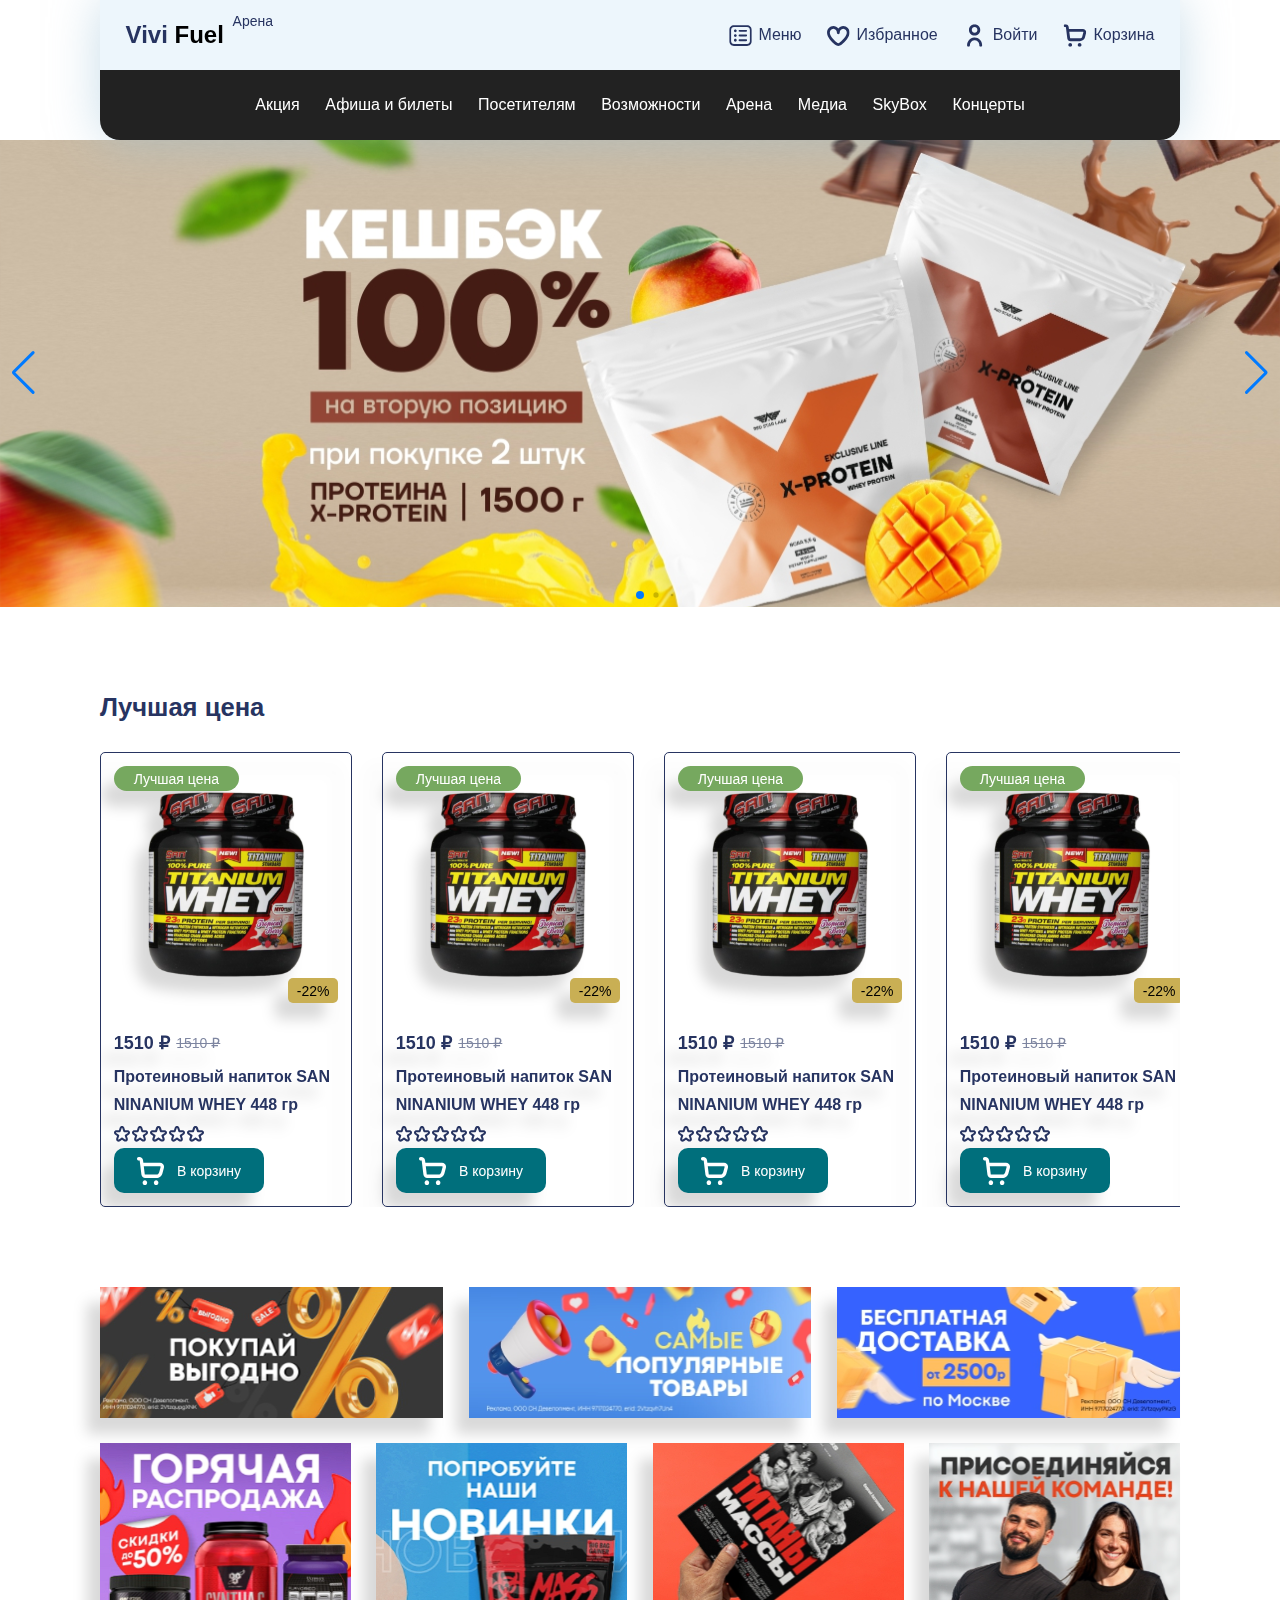
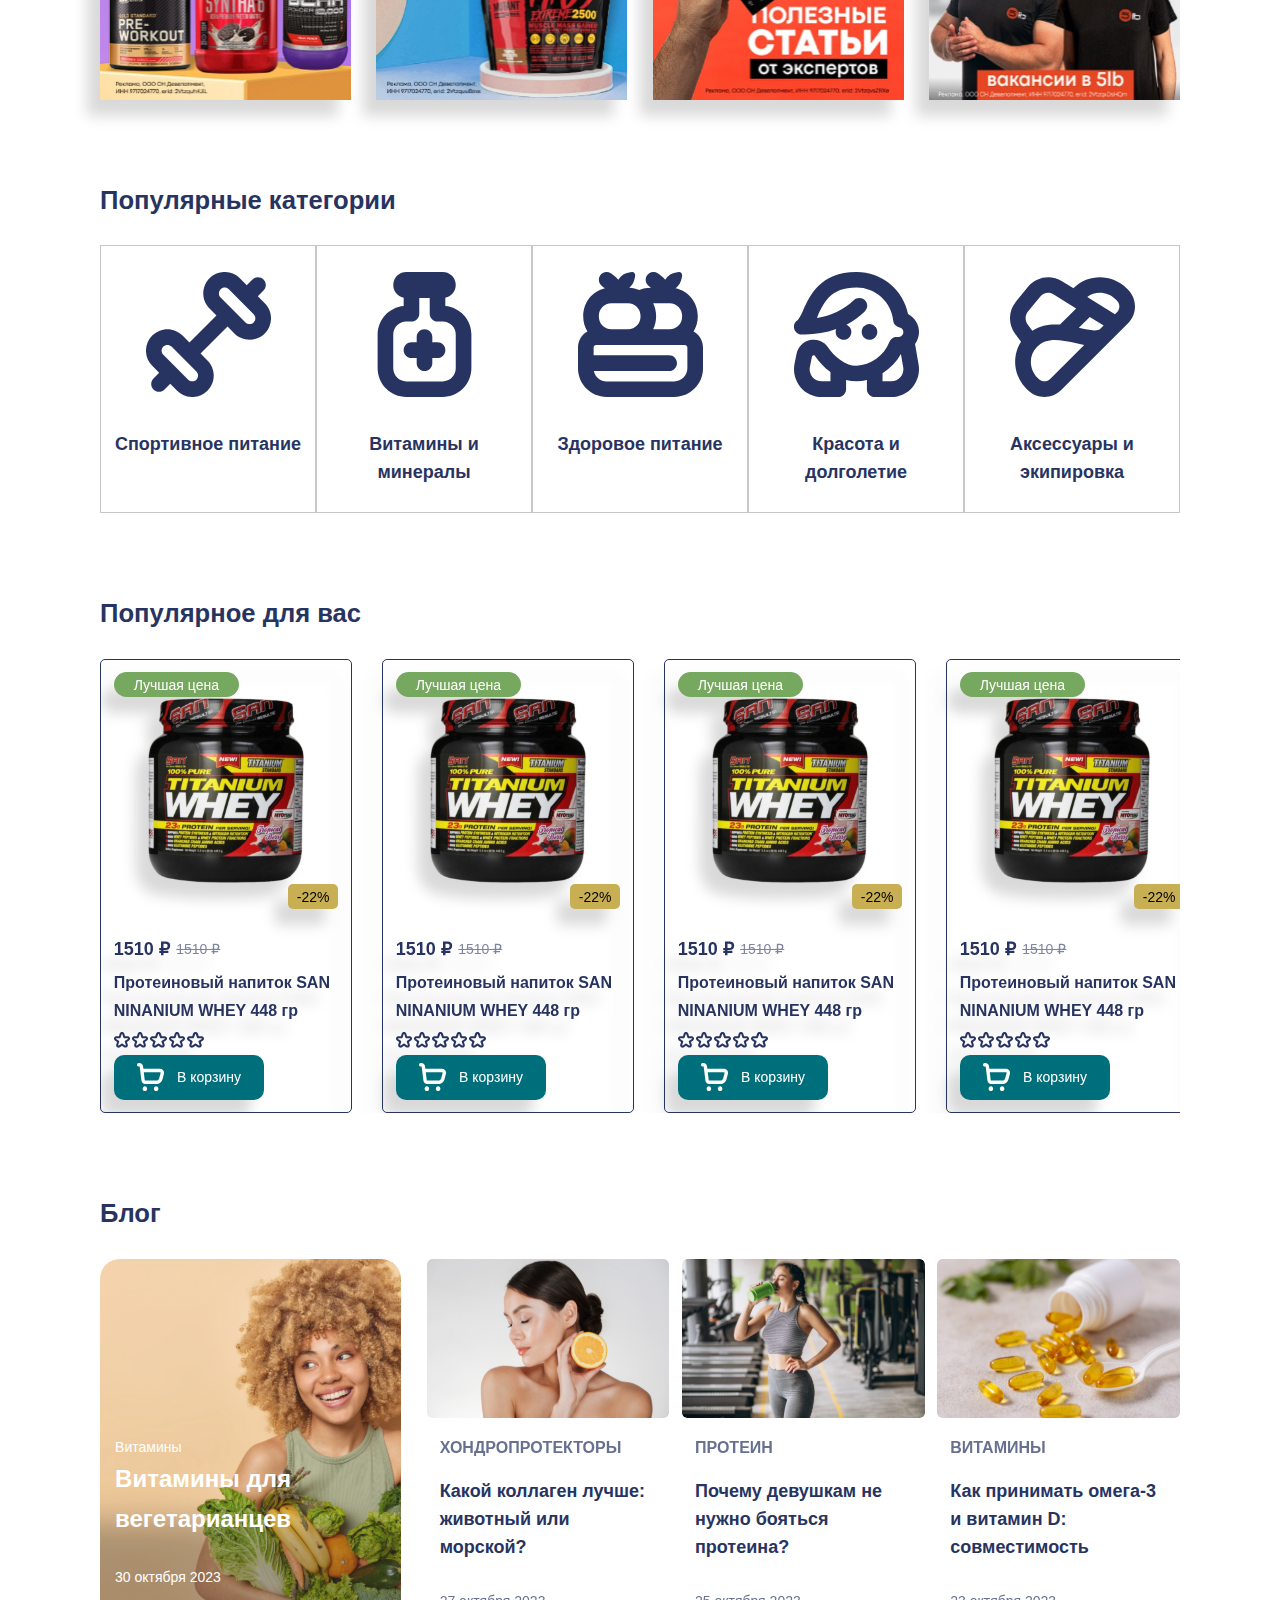
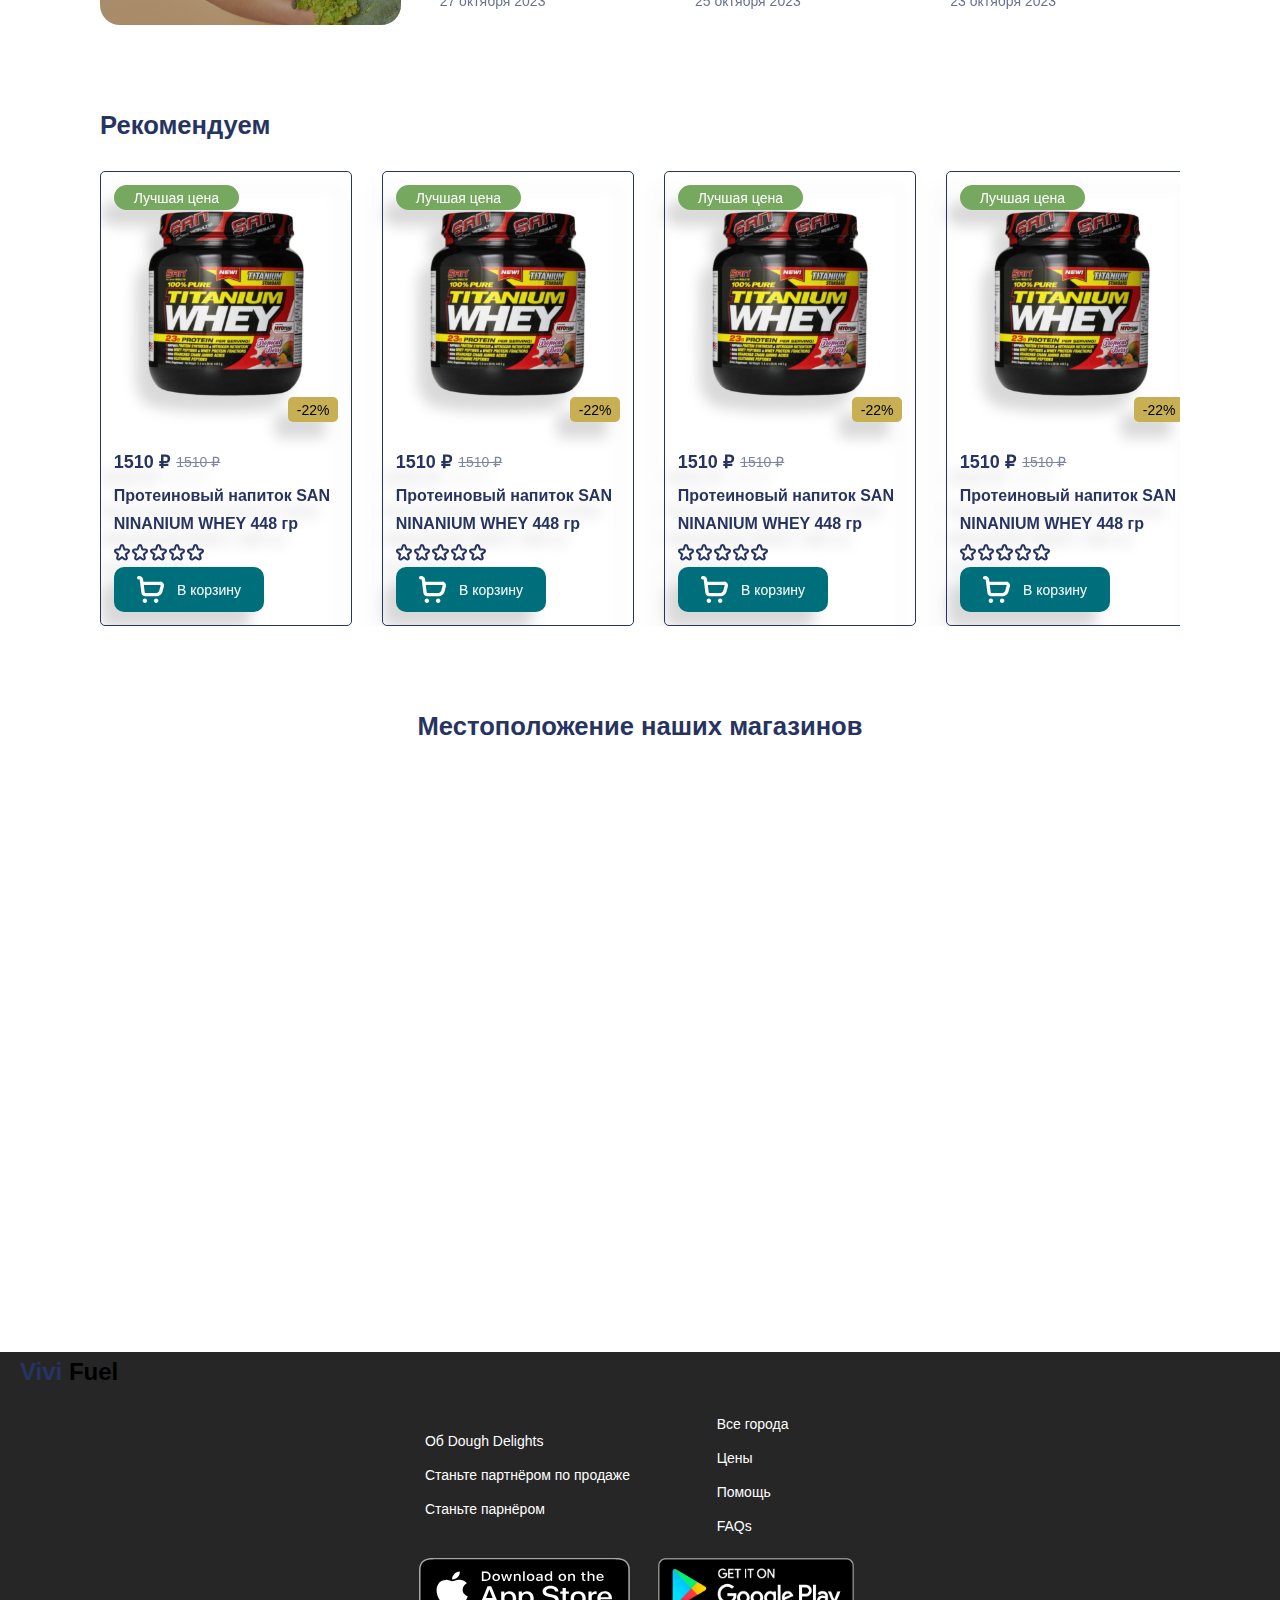
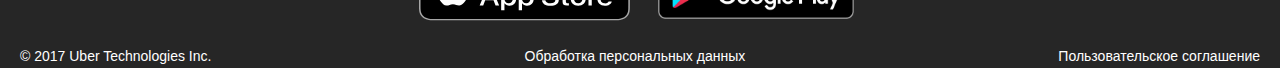
<file: SportFood-MainPage.html>
<!DOCTYPE html>
<html lang="en">
<head>
    <meta charset="UTF-8">
    <meta http-equiv="X-UA-Compatible" content="IE=edge">
    <meta name="viewport" content="width=device-width, initial-scale=1.0">
    <meta name="viewport" content="initial-scale=1.0, user-scalable=no, maximum-scale=1" /> 
    <link rel="stylesheet" href="https://cdn.jsdelivr.net/npm/swiper@11/swiper-bundle.min.css"/>
    <link rel="stylesheet" href="./Sport-food/style/reset.css">
    <link rel="stylesheet" href="./Sport-food/style/SportFood-MainPage.css">
    <title>Document</title>
</head>
<body>
    <header class="header">
        <div id="headerAnimation" class="header-container">
            <div class="header-container__wrapper">
                <div class="header-container__wrapper-height header-container__wrapper-white">
                        <div class="while-flex__Logo">
                            <h1>Vivi <strong>Fuel</strong></h1>
                        </div>

                        <div class="while-flex__Catalog">
                            <ul>
                                <li class="catalog-item">
                                    <a href="#" class="catalog-item__link">
                                        <span class="catalog-item__list">
                                            <img src="./Sport-food/img/1-header/Menu-list (2).svg" width="100%">
                                            <p>Меню</p>

                                            <div class="header-container__template">
                                                <div class="template-item">
                                                    <a href="./index.html">
                                                        <div class="template-item__link">
                                                            Vivi Fuel Arena
                                                        </div>
                                                        <div class="template-item__link-svg">
                                                            <img src="./Sport-food/img/2-main/section-1/Main/angle-small-right 1.svg" width="100%">
                                                        </div>
                                                    </a>
                                                </div>
                                                <div class="template-item">
                                                    <a href="./Children`s Arena-MainPage.html">
                                                        <div class="template-item__link">
                                                            Vivi Fuel Children`s Arena
                                                        </div>
                                                        <div class="template-item__link-svg">
                                                            <img src="./Sport-food/img/2-main/section-1/Main/angle-small-right 1.svg" width="100%">
                                                        </div>
                                                    </a>
                                                </div>
                                                <div class="template-item">
                                                    <a href="./SportFood-MainPage.html">
                                                        <div class="template-item__link">
                                                            Vivi Fuel Sport Food
                                                        </div>
                                                        <div class="template-item__link-svg">
                                                            <img src="./Sport-food/img/2-main/section-1/Main/angle-small-right 1.svg" width="100%">
                                                        </div>
                                                    </a>
                                                </div>
                                            </div>
                                        </span>
                                    </a>
                                </li>
                                <li class="catalog-item">
                                    <a href="" class="catalog-item__link">
                                        <span class="catalog-item__list">
                                            <img src="./Sport-food/img/1-header/Like-list (2).svg" width="100%">
                                            <p>Избранное</p>
                                        </span>
                                    </a>
                                </li>
                                <li class="catalog-item">
                                    <a href="" class="catalog-item__link">
                                        <span class="catalog-item__list">
                                            <img src="./Sport-food/img/1-header/Account-list (2).svg" width="100%">
                                            <p>Войти</p>
                                        </span>
                                    </a>
                                </li>
                                <li class="catalog-item">
                                    <a href="" class="catalog-item__link">
                                        <span class="catalog-item__list">
                                            <img src="./Sport-food/img/1-header/Cart-list.svg" width="100%">
                                            <p>Корзина</p>
                                        </span>
                                    </a>
                                </li>
                            </ul>
                        </div>
                </div>

                <div class="header-container__wrapper-height header-container__wrapper-black">
                    <div class="black-flex">
                        <ul>
                            <li class="black-flex__catalog"><a href="#" class="stock-link"><span class="stock-link__list">Акция</span></a></li>
                            <li class="black-flex__catalog"><a href="#" class="stock-link"><span class="stock-link__list">Афиша и билеты</span></a></li>
                            <li class="black-flex__catalog"><a href="#" class="stock-link"><span class="stock-link__list">Посетителям</span></a></li>
                            <li class="black-flex__catalog"><a href="#" class="stock-link"><span class="stock-link__list">Возможности</span></a></li>
                            <li class="black-flex__catalog"><a href="#" class="stock-link"><span class="stock-link__list">Арена</span></a></li>
                            <li class="black-flex__catalog"><a href="#" class="stock-link"><span class="stock-link__list">Медиа</span></a></li>
                            <li class="black-flex__catalog"><a href="#" class="stock-link"><span class="stock-link__list">SkyBox</span></a></li>
                            <li class="black-flex__catalog"><a href="#" class="stock-link"><span class="stock-link__list">Концерты</span></a></li>
                        </ul>
                    </div>
                </div>

            </div>
        </div>
    </header>



    <main class="main">
        <section class="section">
            <div class="section1-container">
                <div class="swiper">
                    <div class="swiper-wrapper">
                        <div class="swiper-slide">
                            <img class="swiper-slide_img" src="./Sport-food/img/2-main/section-1/Main/image 1.svg" width="100%">
                        </div>
                      
                        <div class="swiper-slide">
                            <img class="swiper-slide_img" src="./Sport-food/img/2-main/section-1/Main/0vp63d0uy6tapf0lrrjnkq9ru9wq8ipm 1.svg" alt="">
                        </div>

                        <div class="swiper-slide">
                            <img class="swiper-slide_img" src="./Sport-food/img/2-main/section-1/Main/2oxvp9q2m3crczwg2g33d5h099e0a8dr 1.svg" alt="">
                        </div>

                        <div class="swiper-slide">
                            <img class="swiper-slide_img" src="./Sport-food/img/2-main/section-1/Main/a3qws0jb9ir9pjlr7p3e67kw9rv4epq3 1.svg" alt="">
                        </div>

                        <div class="swiper-slide">
                            <img class="swiper-slide_img" src="./Sport-food/img/2-main/section-1/Main/m88o72ppar3yv1bm5hns5kwac6ptibot 1.svg" alt="">
                        </div>

                        <div class="swiper-slide">
                            <img class="swiper-slide_img" src="./Sport-food/img/2-main/section-1/Main/mx2ewrkc9jq6ks60nh1qc0qauqz0ei1b 1.svg" alt="">
                        </div>

                        <div class="swiper-slide">
                            <img class="swiper-slide_img" src="./Sport-food/img/2-main/section-1/Main/r9nqgg01v8vehy3ranvmjfine8nqozbc 1.svg" alt="">
                        </div>

                    </div>
                    <!-- If we need pagination -->
                    <div class="swiper-pagination"></div>
                
                    <!-- If we need navigation buttons -->
                    <div class="swiper-button-prev"></div>
                    <div class="swiper-button-next"></div>
                </div>
            </div>
        </section>

        <section class="section2">
            <div class="section-container section2-container">
                <div class="section2-container__Product">
                    <div class="Product-header">
                        <h1>Лучшая цена</h1>
                    </div>

                    <div class="product-slider">
                        <div class="Product-wrapper">
                            <div class="swiper-wrapper">
                                <div class="swiper-slide swiper-slide__wrapper">
                                    <div class="Product-wrapper__item">
                                        <a href="#">
                                            <div class="Product-wrapper__item-image">
    
                                            <div class="image-BestPrice">
                                                <button>Лучшая цена</button>
                                            </div>
    
                                            <div class="image-BgImage">
                                                <img src="./Sport-food/img/2-main/section-2/Main/1.svg" width="70%">
                                            </div>
                
                                                <div class="image-discount">
                                                    <button>-22%</button>
                                                </div>
                                            </div>
                                        </a>
                                    </div>                                
        
                                    <div class="Product-wrapper__item-ticket">
                                        <div class="ticket-price">
                                            <h1 class="ticket-price__h1">1510 ₽</h1>
                                            <h1 class="ticket-price__h2">1510 ₽</h1>
                                        </div>
        
                                        <div class="ticket-name">
                                            <h1>Протеиновый напиток SAN NINANIUM WHEY 448 гр</h1>
                                        </div>
        
                                        <div class="ticket-starReating">
                                            <img src="./Sport-food/img/2-main/section-2/StarReating.svg" width="100%">
                                            <img src="./Sport-food/img/2-main/section-2/StarReating.svg" width="100%">
                                            <img src="./Sport-food/img/2-main/section-2/StarReating.svg" width="100%">
                                            <img src="./Sport-food/img/2-main/section-2/StarReating.svg" width="100%">
                                            <img src="./Sport-food/img/2-main/section-2/StarReating.svg" width="100%">
                                        </div>
        
                                        <div class="ticket-Cart">
                                            <form action="#">
                                                <button class="ticket-Cart__Buy">
                                                    <img src="./Sport-food/img/2-main/section-2/Корзина.svg" width="20%">
                                                    <p>В корзину</p>
                                                </button>
                                            </form>
                                        </div>
                                    </div>
                                </div>
    
                                <div class="swiper-slide swiper-slide__wrapper">
                                    <div class="Product-wrapper__item">
                                        <a href="#">
                                            <div class="Product-wrapper__item-image">
    
                                            <div class="image-BestPrice">
                                                <button>Лучшая цена</button>
                                            </div>
    
                                            <div class="image-BgImage">
                                                <img src="./Sport-food/img/2-main/section-2/Main/1.svg" width="70%">
                                            </div>
                
                                                <div class="image-discount">
                                                    <button>-22%</button>
                                                </div>
                                            </div>
                                        </a>
                                    </div>                                
        
                                    <div class="Product-wrapper__item-ticket">
                                        <div class="ticket-price">
                                            <h1 class="ticket-price__h1">1510 ₽</h1>
                                            <h1 class="ticket-price__h2">1510 ₽</h1>
                                        </div>
        
                                        <div class="ticket-name">
                                            <h1>Протеиновый напиток SAN NINANIUM WHEY 448 гр</h1>
                                        </div>
        
                                        <div class="ticket-starReating">
                                            <img src="./Sport-food/img/2-main/section-2/StarReating.svg" width="100%">
                                            <img src="./Sport-food/img/2-main/section-2/StarReating.svg" width="100%">
                                            <img src="./Sport-food/img/2-main/section-2/StarReating.svg" width="100%">
                                            <img src="./Sport-food/img/2-main/section-2/StarReating.svg" width="100%">
                                            <img src="./Sport-food/img/2-main/section-2/StarReating.svg" width="100%">
                                        </div>
        
                                        <div class="ticket-Cart">
                                            <form action="#">
                                                <button class="ticket-Cart__Buy">
                                                    <img src="./Sport-food/img/2-main/section-2/Корзина.svg" width="20%">
                                                    <p>В корзину</p>
                                                </button>
                                            </form>
                                        </div>
                                    </div>
                                </div>
    
                                <div class="swiper-slide swiper-slide__wrapper">
                                    <div class="Product-wrapper__item">
                                        <a href="#">
                                            <div class="Product-wrapper__item-image">
    
                                            <div class="image-BestPrice">
                                                <button>Лучшая цена</button>
                                            </div>
    
                                            <div class="image-BgImage">
                                                <img src="./Sport-food/img/2-main/section-2/Main/1.svg" width="70%">
                                            </div>
                
                                                <div class="image-discount">
                                                    <button>-22%</button>
                                                </div>
                                            </div>
                                        </a>
                                    </div>                                
        
                                    <div class="Product-wrapper__item-ticket">
                                        <div class="ticket-price">
                                            <h1 class="ticket-price__h1">1510 ₽</h1>
                                            <h1 class="ticket-price__h2">1510 ₽</h1>
                                        </div>
        
                                        <div class="ticket-name">
                                            <h1>Протеиновый напиток SAN NINANIUM WHEY 448 гр</h1>
                                        </div>
        
                                        <div class="ticket-starReating">
                                            <img src="./Sport-food/img/2-main/section-2/StarReating.svg" width="100%">
                                            <img src="./Sport-food/img/2-main/section-2/StarReating.svg" width="100%">
                                            <img src="./Sport-food/img/2-main/section-2/StarReating.svg" width="100%">
                                            <img src="./Sport-food/img/2-main/section-2/StarReating.svg" width="100%">
                                            <img src="./Sport-food/img/2-main/section-2/StarReating.svg" width="100%">
                                        </div>
        
                                        <div class="ticket-Cart">
                                            <form action="#">
                                                <button class="ticket-Cart__Buy">
                                                    <img src="./Sport-food/img/2-main/section-2/Корзина.svg" width="20%">
                                                    <p>В корзину</p>
                                                </button>
                                            </form>
                                        </div>
                                    </div>
                                </div>
    
                                
    
                                <div class="swiper-slide swiper-slide__wrapper">
                                    <div class="Product-wrapper__item">
                                        <a href="#">
                                            <div class="Product-wrapper__item-image">
    
                                            <div class="image-BestPrice">
                                                <button>Лучшая цена</button>
                                            </div>
    
                                            <div class="image-BgImage">
                                                <img src="./Sport-food/img/2-main/section-2/Main/1.svg" width="70%">
                                            </div>
                
                                                <div class="image-discount">
                                                    <button>-22%</button>
                                                </div>
                                            </div>
                                        </a>
                                    </div>                                
        
                                    <div class="Product-wrapper__item-ticket">
                                        <div class="ticket-price">
                                            <h1 class="ticket-price__h1">1510 ₽</h1>
                                            <h1 class="ticket-price__h2">1510 ₽</h1>
                                        </div>
        
                                        <div class="ticket-name">
                                            <h1>Протеиновый напиток SAN NINANIUM WHEY 448 гр</h1>
                                        </div>
        
                                        <div class="ticket-starReating">
                                            <img src="./Sport-food/img/2-main/section-2/StarReating.svg" width="100%">
                                            <img src="./Sport-food/img/2-main/section-2/StarReating.svg" width="100%">
                                            <img src="./Sport-food/img/2-main/section-2/StarReating.svg" width="100%">
                                            <img src="./Sport-food/img/2-main/section-2/StarReating.svg" width="100%">
                                            <img src="./Sport-food/img/2-main/section-2/StarReating.svg" width="100%">
                                        </div>
        
                                        <div class="ticket-Cart">
                                            <form action="#">
                                                <button class="ticket-Cart__Buy">
                                                    <img src="./Sport-food/img/2-main/section-2/Корзина.svg" width="20%">
                                                    <p>В корзину</p>
                                                </button>
                                            </form>
                                        </div>
                                    </div>
                                </div>
    
                                <div class="swiper-slide swiper-slide__wrapper">
                                    <div class="Product-wrapper__item">
                                        <a href="#">
                                            <div class="Product-wrapper__item-image">
    
                                            <div class="image-BestPrice">
                                                <button>Лучшая цена</button>
                                            </div>
    
                                            <div class="image-BgImage">
                                                <img src="./Sport-food/img/2-main/section-2/Main/1.svg" width="70%">
                                            </div>
                
                                                <div class="image-discount">
                                                    <button>-22%</button>
                                                </div>
                                            </div>
                                        </a>
                                    </div>                                
        
                                    <div class="Product-wrapper__item-ticket">
                                        <div class="ticket-price">
                                            <h1 class="ticket-price__h1">1510 ₽</h1>
                                            <h1 class="ticket-price__h2">1510 ₽</h1>
                                        </div>
        
                                        <div class="ticket-name">
                                            <h1>Протеиновый напиток SAN NINANIUM WHEY 448 гр</h1>
                                        </div>
        
                                        <div class="ticket-starReating">
                                            <img src="./Sport-food/img/2-main/section-2/StarReating.svg" width="100%">
                                            <img src="./Sport-food/img/2-main/section-2/StarReating.svg" width="100%">
                                            <img src="./Sport-food/img/2-main/section-2/StarReating.svg" width="100%">
                                            <img src="./Sport-food/img/2-main/section-2/StarReating.svg" width="100%">
                                            <img src="./Sport-food/img/2-main/section-2/StarReating.svg" width="100%">
                                        </div>
        
                                        <div class="ticket-Cart">
                                            <form action="#">
                                                <button class="ticket-Cart__Buy">
                                                    <img src="./Sport-food/img/2-main/section-2/Корзина.svg" width="20%">
                                                    <p>В корзину</p>
                                                </button>
                                            </form>
                                        </div>
                                    </div>
                                </div>
                                <div class="swiper-slide swiper-slide__wrapper">
                                    <div class="Product-wrapper__item">
                                        <a href="#">
                                            <div class="Product-wrapper__item-image">
    
                                            <div class="image-BestPrice">
                                                <button>Лучшая цена</button>
                                            </div>
    
                                            <div class="image-BgImage">
                                                <img src="./Sport-food/img/2-main/section-2/Main/1.svg" width="70%">
                                            </div>
                
                                                <div class="image-discount">
                                                    <button>-22%</button>
                                                </div>
                                            </div>
                                        </a>
                                    </div>                                
        
                                    <div class="Product-wrapper__item-ticket">
                                        <div class="ticket-price">
                                            <h1 class="ticket-price__h1">1510 ₽</h1>
                                            <h1 class="ticket-price__h2">1510 ₽</h1>
                                        </div>
        
                                        <div class="ticket-name">
                                            <h1>Протеиновый напиток SAN NINANIUM WHEY 448 гр</h1>
                                        </div>
        
                                        <div class="ticket-starReating">
                                            <img src="./Sport-food/img/2-main/section-2/StarReating.svg" width="100%">
                                            <img src="./Sport-food/img/2-main/section-2/StarReating.svg" width="100%">
                                            <img src="./Sport-food/img/2-main/section-2/StarReating.svg" width="100%">
                                            <img src="./Sport-food/img/2-main/section-2/StarReating.svg" width="100%">
                                            <img src="./Sport-food/img/2-main/section-2/StarReating.svg" width="100%">
                                        </div>
        
                                        <div class="ticket-Cart">
                                            <form action="#">
                                                <button class="ticket-Cart__Buy">
                                                    <img src="./Sport-food/img/2-main/section-2/Корзина.svg" width="20%">
                                                    <p>В корзину</p>
                                                </button>
                                            </form>
                                        </div>
                                    </div>
                                </div>
                            </div>
                        </div>
                    </div>                    
                </div>
            </div>
        </section>


        <section class="seciton">
            <div class="section-container">
                <div class="section-container__promotion">
                    <div class="section-container__promotion-grid1">
                        <div class="grid-layear"><img src="./Sport-food/img/2-main/section-3/Main/7bemo3jtz6s07fq3fhee13ropwd5vcvo 1.svg" ></div>
                        <div class="grid-layear"><img src="./Sport-food/img/2-main/section-3/Main/nziewqq8jwp6ejk7peb13d2d03rzypso 1.svg" ></div>
                        <div class="grid-layear"><img src="./Sport-food/img/2-main/section-3/Main/ybp5jhenk75hzotv9rtmcuv6ib6wvf77 1.svg" ></div>
                    </div>

                    <div class="section-container__promotion-grid2">
                        <div class="grid-layear"><img src="./Sport-food/img/2-main/section-3/Main/image 2.svg"></div>
                        <div class="grid-layear"><img src="./Sport-food/img/2-main/section-3/Main/image 3.svg"></div>
                        <div class="grid-layear"><img src="./Sport-food/img/2-main/section-3/Main/image 4.svg"></div>
                        <div class="grid-layear"><img src="./Sport-food/img/2-main/section-3/Main/image 5.svg"></div>
                    </div>

                </div>
            </div>
        </section>

        <section class="section">
            <div class="section-container">
                <div class="section-container__cat">
                    <div class="Product-header cat-header">
                        <h1>Популярные категории</h1>
                    </div>

                    <div class="cat-container">
                        <div class="cat-container__template">
                            <div class="cat-container__template-layer">
                                <div class="cat-container__template-layer_img">
                                    <img src="./Sport-food/img/2-main/section-4/Main/1.svg" width="100%">
                                </div>
                                <div class="cat-container__template-layer_text">
                                    <h1>Спортивное питание</h1>
                                </div>
                            </div>
                        </div>

                        <div class="cat-container__template">
                            <div class="cat-container__template-layer">
                                <div class="cat-container__template-layer_img">
                                    <img src="./Sport-food/img/2-main/section-4/Main/2.svg" width="100%">
                                </div>
                                <div class="cat-container__template-layer_text">
                                    <h1>Витамины и минералы</h1>
                                </div>
                            </div>
                        </div>

                        <div class="cat-container__template">
                            <div class="cat-container__template-layer">
                                <div class="cat-container__template-layer_img">
                                    <img src="./Sport-food/img/2-main/section-4/Main/3.svg" width="100%">
                                </div>
                                <div class="cat-container__template-layer_text">
                                    <h1>Здоровое питание</h1>
                                </div>
                            </div>
                        </div>

                        <div class="cat-container__template">
                            <div class="cat-container__template-layer">
                                <div class="cat-container__template-layer_img">
                                    <img src="./Sport-food/img/2-main/section-4/Main/4.svg" width="100%">
                                </div>
                                <div class="cat-container__template-layer_text">
                                    <h1>Красота и долголетие</h1>
                                </div>
                            </div>
                        </div>

                        <div class="cat-container__template">
                            <div class="cat-container__template-layer">
                                <div class="cat-container__template-layer_img">
                                    <img src="./Sport-food/img/2-main/section-4/Main/5.svg" width="100%">
                                </div>
                                <div class="cat-container__template-layer_text">
                                    <h1>Аксессуары и экипировка</h1>
                                </div>
                            </div>
                        </div>
                    </div>
                </div>
            </div>
        </section>

        <section class="section2">
            <div class="section-container section2-container">
                <div class="section2-container__Product">
                    <div class="Product-header">
                        <h1>Популярное для вас</h1>
                    </div>

                    <div class="product-slider">
                        <div class="Product-wrapper">
                            <div class="swiper-wrapper">
                                <div class="swiper-slide swiper-slide__wrapper">
                                    <div class="Product-wrapper__item">
                                        <a href="#">
                                            <div class="Product-wrapper__item-image">
    
                                            <div class="image-BestPrice">
                                                <button>Лучшая цена</button>
                                            </div>
    
                                            <div class="image-BgImage">
                                                <img src="./Sport-food/img/2-main/section-2/Main/1.svg" width="70%">
                                            </div>
                
                                                <div class="image-discount">
                                                    <button>-22%</button>
                                                </div>
                                            </div>
                                        </a>
                                    </div>                                
        
                                    <div class="Product-wrapper__item-ticket">
                                        <div class="ticket-price">
                                            <h1 class="ticket-price__h1">1510 ₽</h1>
                                            <h1 class="ticket-price__h2">1510 ₽</h1>
                                        </div>
        
                                        <div class="ticket-name">
                                            <h1>Протеиновый напиток SAN NINANIUM WHEY 448 гр</h1>
                                        </div>
        
                                        <div class="ticket-starReating">
                                            <img src="./Sport-food/img/2-main/section-2/StarReating.svg" width="100%">
                                            <img src="./Sport-food/img/2-main/section-2/StarReating.svg" width="100%">
                                            <img src="./Sport-food/img/2-main/section-2/StarReating.svg" width="100%">
                                            <img src="./Sport-food/img/2-main/section-2/StarReating.svg" width="100%">
                                            <img src="./Sport-food/img/2-main/section-2/StarReating.svg" width="100%">
                                        </div>
        
                                        <div class="ticket-Cart">
                                            <form action="#">
                                                <button class="ticket-Cart__Buy">
                                                    <img src="./Sport-food/img/2-main/section-2/Корзина.svg" width="20%">
                                                    <p>В корзину</p>
                                                </button>
                                            </form>
                                        </div>
                                    </div>
                                </div>
    
                                <div class="swiper-slide swiper-slide__wrapper">
                                    <div class="Product-wrapper__item">
                                        <a href="#">
                                            <div class="Product-wrapper__item-image">
    
                                            <div class="image-BestPrice">
                                                <button>Лучшая цена</button>
                                            </div>
    
                                            <div class="image-BgImage">
                                                <img src="./Sport-food/img/2-main/section-2/Main/1.svg" width="70%">
                                            </div>
                
                                                <div class="image-discount">
                                                    <button>-22%</button>
                                                </div>
                                            </div>
                                        </a>
                                    </div>                                
        
                                    <div class="Product-wrapper__item-ticket">
                                        <div class="ticket-price">
                                            <h1 class="ticket-price__h1">1510 ₽</h1>
                                            <h1 class="ticket-price__h2">1510 ₽</h1>
                                        </div>
        
                                        <div class="ticket-name">
                                            <h1>Протеиновый напиток SAN NINANIUM WHEY 448 гр</h1>
                                        </div>
        
                                        <div class="ticket-starReating">
                                            <img src="./Sport-food/img/2-main/section-2/StarReating.svg" width="100%">
                                            <img src="./Sport-food/img/2-main/section-2/StarReating.svg" width="100%">
                                            <img src="./Sport-food/img/2-main/section-2/StarReating.svg" width="100%">
                                            <img src="./Sport-food/img/2-main/section-2/StarReating.svg" width="100%">
                                            <img src="./Sport-food/img/2-main/section-2/StarReating.svg" width="100%">
                                        </div>
        
                                        <div class="ticket-Cart">
                                            <form action="#">
                                                <button class="ticket-Cart__Buy">
                                                    <img src="./Sport-food/img/2-main/section-2/Корзина.svg" width="20%">
                                                    <p>В корзину</p>
                                                </button>
                                            </form>
                                        </div>
                                    </div>
                                </div>
    
                                <div class="swiper-slide swiper-slide__wrapper">
                                    <div class="Product-wrapper__item">
                                        <a href="#">
                                            <div class="Product-wrapper__item-image">
    
                                            <div class="image-BestPrice">
                                                <button>Лучшая цена</button>
                                            </div>
    
                                            <div class="image-BgImage">
                                                <img src="./Sport-food/img/2-main/section-2/Main/1.svg" width="70%">
                                            </div>
                
                                                <div class="image-discount">
                                                    <button>-22%</button>
                                                </div>
                                            </div>
                                        </a>
                                    </div>                                
        
                                    <div class="Product-wrapper__item-ticket">
                                        <div class="ticket-price">
                                            <h1 class="ticket-price__h1">1510 ₽</h1>
                                            <h1 class="ticket-price__h2">1510 ₽</h1>
                                        </div>
        
                                        <div class="ticket-name">
                                            <h1>Протеиновый напиток SAN NINANIUM WHEY 448 гр</h1>
                                        </div>
        
                                        <div class="ticket-starReating">
                                            <img src="./Sport-food/img/2-main/section-2/StarReating.svg" width="100%">
                                            <img src="./Sport-food/img/2-main/section-2/StarReating.svg" width="100%">
                                            <img src="./Sport-food/img/2-main/section-2/StarReating.svg" width="100%">
                                            <img src="./Sport-food/img/2-main/section-2/StarReating.svg" width="100%">
                                            <img src="./Sport-food/img/2-main/section-2/StarReating.svg" width="100%">
                                        </div>
        
                                        <div class="ticket-Cart">
                                            <form action="#">
                                                <button class="ticket-Cart__Buy">
                                                    <img src="./Sport-food/img/2-main/section-2/Корзина.svg" width="20%">
                                                    <p>В корзину</p>
                                                </button>
                                            </form>
                                        </div>
                                    </div>
                                </div>
    
                                
    
                                <div class="swiper-slide swiper-slide__wrapper">
                                    <div class="Product-wrapper__item">
                                        <a href="#">
                                            <div class="Product-wrapper__item-image">
    
                                            <div class="image-BestPrice">
                                                <button>Лучшая цена</button>
                                            </div>
    
                                            <div class="image-BgImage">
                                                <img src="./Sport-food/img/2-main/section-2/Main/1.svg" width="70%">
                                            </div>
                
                                                <div class="image-discount">
                                                    <button>-22%</button>
                                                </div>
                                            </div>
                                        </a>
                                    </div>                                
        
                                    <div class="Product-wrapper__item-ticket">
                                        <div class="ticket-price">
                                            <h1 class="ticket-price__h1">1510 ₽</h1>
                                            <h1 class="ticket-price__h2">1510 ₽</h1>
                                        </div>
        
                                        <div class="ticket-name">
                                            <h1>Протеиновый напиток SAN NINANIUM WHEY 448 гр</h1>
                                        </div>
        
                                        <div class="ticket-starReating">
                                            <img src="./Sport-food/img/2-main/section-2/StarReating.svg" width="100%">
                                            <img src="./Sport-food/img/2-main/section-2/StarReating.svg" width="100%">
                                            <img src="./Sport-food/img/2-main/section-2/StarReating.svg" width="100%">
                                            <img src="./Sport-food/img/2-main/section-2/StarReating.svg" width="100%">
                                            <img src="./Sport-food/img/2-main/section-2/StarReating.svg" width="100%">
                                        </div>
        
                                        <div class="ticket-Cart">
                                            <form action="#">
                                                <button class="ticket-Cart__Buy">
                                                    <img src="./Sport-food/img/2-main/section-2/Корзина.svg" width="20%">
                                                    <p>В корзину</p>
                                                </button>
                                            </form>
                                        </div>
                                    </div>
                                </div>
    
                                <div class="swiper-slide swiper-slide__wrapper">
                                    <div class="Product-wrapper__item">
                                        <a href="#">
                                            <div class="Product-wrapper__item-image">
    
                                            <div class="image-BestPrice">
                                                <button>Лучшая цена</button>
                                            </div>
    
                                            <div class="image-BgImage">
                                                <img src="./Sport-food/img/2-main/section-2/Main/1.svg" width="70%">
                                            </div>
                
                                                <div class="image-discount">
                                                    <button>-22%</button>
                                                </div>
                                            </div>
                                        </a>
                                    </div>                                
        
                                    <div class="Product-wrapper__item-ticket">
                                        <div class="ticket-price">
                                            <h1 class="ticket-price__h1">1510 ₽</h1>
                                            <h1 class="ticket-price__h2">1510 ₽</h1>
                                        </div>
        
                                        <div class="ticket-name">
                                            <h1>Протеиновый напиток SAN NINANIUM WHEY 448 гр</h1>
                                        </div>
        
                                        <div class="ticket-starReating">
                                            <img src="./Sport-food/img/2-main/section-2/StarReating.svg" width="100%">
                                            <img src="./Sport-food/img/2-main/section-2/StarReating.svg" width="100%">
                                            <img src="./Sport-food/img/2-main/section-2/StarReating.svg" width="100%">
                                            <img src="./Sport-food/img/2-main/section-2/StarReating.svg" width="100%">
                                            <img src="./Sport-food/img/2-main/section-2/StarReating.svg" width="100%">
                                        </div>
        
                                        <div class="ticket-Cart">
                                            <form action="#">
                                                <button class="ticket-Cart__Buy">
                                                    <img src="./Sport-food/img/2-main/section-2/Корзина.svg" width="20%">
                                                    <p>В корзину</p>
                                                </button>
                                            </form>
                                        </div>
                                    </div>
                                </div>
                                <div class="swiper-slide swiper-slide__wrapper">
                                    <div class="Product-wrapper__item">
                                        <a href="#">
                                            <div class="Product-wrapper__item-image">
    
                                            <div class="image-BestPrice">
                                                <button>Лучшая цена</button>
                                            </div>
    
                                            <div class="image-BgImage">
                                                <img src="./Sport-food/img/2-main/section-2/Main/1.svg" width="70%">
                                            </div>
                
                                                <div class="image-discount">
                                                    <button>-22%</button>
                                                </div>
                                            </div>
                                        </a>
                                    </div>                                
        
                                    <div class="Product-wrapper__item-ticket">
                                        <div class="ticket-price">
                                            <h1 class="ticket-price__h1">1510 ₽</h1>
                                            <h1 class="ticket-price__h2">1510 ₽</h1>
                                        </div>
        
                                        <div class="ticket-name">
                                            <h1>Протеиновый напиток SAN NINANIUM WHEY 448 гр</h1>
                                        </div>
        
                                        <div class="ticket-starReating">
                                            <img src="./Sport-food/img/2-main/section-2/StarReating.svg" width="100%">
                                            <img src="./Sport-food/img/2-main/section-2/StarReating.svg" width="100%">
                                            <img src="./Sport-food/img/2-main/section-2/StarReating.svg" width="100%">
                                            <img src="./Sport-food/img/2-main/section-2/StarReating.svg" width="100%">
                                            <img src="./Sport-food/img/2-main/section-2/StarReating.svg" width="100%">
                                        </div>
        
                                        <div class="ticket-Cart">
                                            <form action="#">
                                                <button class="ticket-Cart__Buy">
                                                    <img src="./Sport-food/img/2-main/section-2/Корзина.svg" width="20%">
                                                    <p>В корзину</p>
                                                </button>
                                            </form>
                                        </div>
                                    </div>
                                </div>
                            </div>
                        </div>
                    </div>                    
                </div>
            </div>
        </section>

        <section class="section">
            <div class="section-container">
                <div class="section-container__Blog">
                    <div class="Product-header Blog-header">
                        <h1>Блог</h1>
                    </div>

                    <div class="Blog-News">
                        <div class="Blog-News__mainContainer">
                            <img src="./Sport-food/img/2-main/sectiton-5/Main/1.svg" alt="">

                            <div class="Blog-News__mainContainer-label">
                                <div class="mainContainer-label__Nametag">
                                    <p>Витамины</p>
                                    <h1>Витамины для вегетарианцев</h1>
                                </div>

                                <div class="mainContainer-label__Datetag">
                                    <p>30 октября 2023</p>
                                </div>
                            </div>
                        </div>
                        <div class="Blog-News__Slider">
                            <div class="Blog-News__Slider-swiper">
                                <div class="News-slide">
                                    <div class="News-slide__thumb">
                                        <img src="./Sport-food/img/2-main/sectiton-5/Main/2.svg">
                                    </div>
                                    <div class="News-slide__text">
                                        <div class="News-slide__text-title">
                                            <h1>Хондропротекторы</h1>
                                        </div>
                                        <div class="News-slide__text-desc">
                                            <h1>Какой коллаген лучше: животный или морской?</h1>
                                        </div>
                                        <div class="News-slide__text-date">
                                            <p>27 октября 2023</p>
                                        </div>
                                    </div>
                                </div>
                                <div class="News-slide">
                                    <div class="News-slide__thumb">
                                        <img src="./Sport-food/img/2-main/sectiton-5/Main/3.svg">
                                    </div>
                                    <div class="News-slide__text">
                                        <div class="News-slide__text-title">
                                            <h1>Протеин</h1>
                                        </div>
                                        <div class="News-slide__text-desc">
                                            <h1>Почему девушкам не нужно бояться протеина?</h1>
                                        </div>
                                        <div class="News-slide__text-date">
                                            <p>25 октября 2023</p>
                                        </div>
                                    </div>
                                </div>
                                <div class="News-slide News-slide_prev-last">
                                    <div class="News-slide__thumb">
                                        <img src="./Sport-food/img/2-main/sectiton-5/Main/4.svg">
                                    </div>
                                    <div class="News-slide__text">
                                        <div class="News-slide__text-title">
                                            <h1>Витамины</h1>
                                        </div>
                                        <div class="News-slide__text-desc">
                                            <h1>Как принимать омега-3 и витамин D: совместимость</h1>
                                        </div>
                                        <div class="News-slide__text-date">
                                            <p>23 октября 2023</p>
                                        </div>
                                    </div>
                                </div>
                                <div class="News-slide News-slide_last">
                                    <div class="News-slide__thumb">
                                        <img src="./Sport-food/img/2-main/sectiton-5/Main/5.svg">
                                    </div>
                                    <div class="News-slide__text">
                                        <div class="News-slide__text-title">
                                            <h1>Популярные вопросы</h1>
                                        </div>
                                        <div class="News-slide__text-desc">
                                            <h1>Как похудеть за неделю?</h1>
                                        </div>
                                        <div class="News-slide__text-date">
                                            <p>20 октября 2023</p>
                                        </div>
                                    </div>
                                </div>
                            </div>
                        </div>
                    </div>
                </div>
            </div>
        </section>

        <section class="section2">
            <div class="section-container section2-container">
                <div class="section2-container__Product">
                    <div class="Product-header">
                        <h1>Рекомендуем</h1>
                    </div>

                    <div class="product-slider">
                        <div class="Product-wrapper">
                            <div class="swiper-wrapper">
                                <div class="swiper-slide swiper-slide__wrapper">
                                    <div class="Product-wrapper__item">
                                        <a href="#">
                                            <div class="Product-wrapper__item-image">
    
                                            <div class="image-BestPrice">
                                                <button>Лучшая цена</button>
                                            </div>
    
                                            <div class="image-BgImage">
                                                <img src="./Sport-food/img/2-main/section-2/Main/1.svg" width="70%">
                                            </div>
                
                                                <div class="image-discount">
                                                    <button>-22%</button>
                                                </div>
                                            </div>
                                        </a>
                                    </div>                                
        
                                    <div class="Product-wrapper__item-ticket">
                                        <div class="ticket-price">
                                            <h1 class="ticket-price__h1">1510 ₽</h1>
                                            <h1 class="ticket-price__h2">1510 ₽</h1>
                                        </div>
        
                                        <div class="ticket-name">
                                            <h1>Протеиновый напиток SAN NINANIUM WHEY 448 гр</h1>
                                        </div>
        
                                        <div class="ticket-starReating">
                                            <img src="./Sport-food/img/2-main/section-2/StarReating.svg" width="100%">
                                            <img src="./Sport-food/img/2-main/section-2/StarReating.svg" width="100%">
                                            <img src="./Sport-food/img/2-main/section-2/StarReating.svg" width="100%">
                                            <img src="./Sport-food/img/2-main/section-2/StarReating.svg" width="100%">
                                            <img src="./Sport-food/img/2-main/section-2/StarReating.svg" width="100%">
                                        </div>
        
                                        <div class="ticket-Cart">
                                            <form action="#">
                                                <button class="ticket-Cart__Buy">
                                                    <img src="./Sport-food/img/2-main/section-2/Корзина.svg" width="20%">
                                                    <p>В корзину</p>
                                                </button>
                                            </form>
                                        </div>
                                    </div>
                                </div>
    
                                <div class="swiper-slide swiper-slide__wrapper">
                                    <div class="Product-wrapper__item">
                                        <a href="#">
                                            <div class="Product-wrapper__item-image">
    
                                            <div class="image-BestPrice">
                                                <button>Лучшая цена</button>
                                            </div>
    
                                            <div class="image-BgImage">
                                                <img src="./Sport-food/img/2-main/section-2/Main/1.svg" width="70%">
                                            </div>
                
                                                <div class="image-discount">
                                                    <button>-22%</button>
                                                </div>
                                            </div>
                                        </a>
                                    </div>                                
        
                                    <div class="Product-wrapper__item-ticket">
                                        <div class="ticket-price">
                                            <h1 class="ticket-price__h1">1510 ₽</h1>
                                            <h1 class="ticket-price__h2">1510 ₽</h1>
                                        </div>
        
                                        <div class="ticket-name">
                                            <h1>Протеиновый напиток SAN NINANIUM WHEY 448 гр</h1>
                                        </div>
        
                                        <div class="ticket-starReating">
                                            <img src="./Sport-food/img/2-main/section-2/StarReating.svg" width="100%">
                                            <img src="./Sport-food/img/2-main/section-2/StarReating.svg" width="100%">
                                            <img src="./Sport-food/img/2-main/section-2/StarReating.svg" width="100%">
                                            <img src="./Sport-food/img/2-main/section-2/StarReating.svg" width="100%">
                                            <img src="./Sport-food/img/2-main/section-2/StarReating.svg" width="100%">
                                        </div>
        
                                        <div class="ticket-Cart">
                                            <form action="#">
                                                <button class="ticket-Cart__Buy">
                                                    <img src="./Sport-food/img/2-main/section-2/Корзина.svg" width="20%">
                                                    <p>В корзину</p>
                                                </button>
                                            </form>
                                        </div>
                                    </div>
                                </div>
    
                                <div class="swiper-slide swiper-slide__wrapper">
                                    <div class="Product-wrapper__item">
                                        <a href="#">
                                            <div class="Product-wrapper__item-image">
    
                                            <div class="image-BestPrice">
                                                <button>Лучшая цена</button>
                                            </div>
    
                                            <div class="image-BgImage">
                                                <img src="./Sport-food/img/2-main/section-2/Main/1.svg" width="70%">
                                            </div>
                
                                                <div class="image-discount">
                                                    <button>-22%</button>
                                                </div>
                                            </div>
                                        </a>
                                    </div>                                
        
                                    <div class="Product-wrapper__item-ticket">
                                        <div class="ticket-price">
                                            <h1 class="ticket-price__h1">1510 ₽</h1>
                                            <h1 class="ticket-price__h2">1510 ₽</h1>
                                        </div>
        
                                        <div class="ticket-name">
                                            <h1>Протеиновый напиток SAN NINANIUM WHEY 448 гр</h1>
                                        </div>
        
                                        <div class="ticket-starReating">
                                            <img src="./Sport-food/img/2-main/section-2/StarReating.svg" width="100%">
                                            <img src="./Sport-food/img/2-main/section-2/StarReating.svg" width="100%">
                                            <img src="./Sport-food/img/2-main/section-2/StarReating.svg" width="100%">
                                            <img src="./Sport-food/img/2-main/section-2/StarReating.svg" width="100%">
                                            <img src="./Sport-food/img/2-main/section-2/StarReating.svg" width="100%">
                                        </div>
        
                                        <div class="ticket-Cart">
                                            <form action="#">
                                                <button class="ticket-Cart__Buy">
                                                    <img src="./Sport-food/img/2-main/section-2/Корзина.svg" width="20%">
                                                    <p>В корзину</p>
                                                </button>
                                            </form>
                                        </div>
                                    </div>
                                </div>
    
                                
    
                                <div class="swiper-slide swiper-slide__wrapper">
                                    <div class="Product-wrapper__item">
                                        <a href="#">
                                            <div class="Product-wrapper__item-image">
    
                                            <div class="image-BestPrice">
                                                <button>Лучшая цена</button>
                                            </div>
    
                                            <div class="image-BgImage">
                                                <img src="./Sport-food/img/2-main/section-2/Main/1.svg" width="70%">
                                            </div>
                
                                                <div class="image-discount">
                                                    <button>-22%</button>
                                                </div>
                                            </div>
                                        </a>
                                    </div>                                
        
                                    <div class="Product-wrapper__item-ticket">
                                        <div class="ticket-price">
                                            <h1 class="ticket-price__h1">1510 ₽</h1>
                                            <h1 class="ticket-price__h2">1510 ₽</h1>
                                        </div>
        
                                        <div class="ticket-name">
                                            <h1>Протеиновый напиток SAN NINANIUM WHEY 448 гр</h1>
                                        </div>
        
                                        <div class="ticket-starReating">
                                            <img src="./Sport-food/img/2-main/section-2/StarReating.svg" width="100%">
                                            <img src="./Sport-food/img/2-main/section-2/StarReating.svg" width="100%">
                                            <img src="./Sport-food/img/2-main/section-2/StarReating.svg" width="100%">
                                            <img src="./Sport-food/img/2-main/section-2/StarReating.svg" width="100%">
                                            <img src="./Sport-food/img/2-main/section-2/StarReating.svg" width="100%">
                                        </div>
        
                                        <div class="ticket-Cart">
                                            <form action="#">
                                                <button class="ticket-Cart__Buy">
                                                    <img src="./Sport-food/img/2-main/section-2/Корзина.svg" width="20%">
                                                    <p>В корзину</p>
                                                </button>
                                            </form>
                                        </div>
                                    </div>
                                </div>
    
                                <div class="swiper-slide swiper-slide__wrapper">
                                    <div class="Product-wrapper__item">
                                        <a href="#">
                                            <div class="Product-wrapper__item-image">
    
                                            <div class="image-BestPrice">
                                                <button>Лучшая цена</button>
                                            </div>
    
                                            <div class="image-BgImage">
                                                <img src="./Sport-food/img/2-main/section-2/Main/1.svg" width="70%">
                                            </div>
                
                                                <div class="image-discount">
                                                    <button>-22%</button>
                                                </div>
                                            </div>
                                        </a>
                                    </div>                                
        
                                    <div class="Product-wrapper__item-ticket">
                                        <div class="ticket-price">
                                            <h1 class="ticket-price__h1">1510 ₽</h1>
                                            <h1 class="ticket-price__h2">1510 ₽</h1>
                                        </div>
        
                                        <div class="ticket-name">
                                            <h1>Протеиновый напиток SAN NINANIUM WHEY 448 гр</h1>
                                        </div>
        
                                        <div class="ticket-starReating">
                                            <img src="./Sport-food/img/2-main/section-2/StarReating.svg" width="100%">
                                            <img src="./Sport-food/img/2-main/section-2/StarReating.svg" width="100%">
                                            <img src="./Sport-food/img/2-main/section-2/StarReating.svg" width="100%">
                                            <img src="./Sport-food/img/2-main/section-2/StarReating.svg" width="100%">
                                            <img src="./Sport-food/img/2-main/section-2/StarReating.svg" width="100%">
                                        </div>
        
                                        <div class="ticket-Cart">
                                            <form action="#">
                                                <button class="ticket-Cart__Buy">
                                                    <img src="./Sport-food/img/2-main/section-2/Корзина.svg" width="20%">
                                                    <p>В корзину</p>
                                                </button>
                                            </form>
                                        </div>
                                    </div>
                                </div>
                                <div class="swiper-slide swiper-slide__wrapper">
                                    <div class="Product-wrapper__item">
                                        <a href="#">
                                            <div class="Product-wrapper__item-image">
    
                                            <div class="image-BestPrice">
                                                <button>Лучшая цена</button>
                                            </div>
    
                                            <div class="image-BgImage">
                                                <img src="./Sport-food/img/2-main/section-2/Main/1.svg" width="70%">
                                            </div>
                
                                                <div class="image-discount">
                                                    <button>-22%</button>
                                                </div>
                                            </div>
                                        </a>
                                    </div>                                
        
                                    <div class="Product-wrapper__item-ticket">
                                        <div class="ticket-price">
                                            <h1 class="ticket-price__h1">1510 ₽</h1>
                                            <h1 class="ticket-price__h2">1510 ₽</h1>
                                        </div>
        
                                        <div class="ticket-name">
                                            <h1>Протеиновый напиток SAN NINANIUM WHEY 448 гр</h1>
                                        </div>
        
                                        <div class="ticket-starReating">
                                            <img src="./Sport-food/img/2-main/section-2/StarReating.svg" width="100%">
                                            <img src="./Sport-food/img/2-main/section-2/StarReating.svg" width="100%">
                                            <img src="./Sport-food/img/2-main/section-2/StarReating.svg" width="100%">
                                            <img src="./Sport-food/img/2-main/section-2/StarReating.svg" width="100%">
                                            <img src="./Sport-food/img/2-main/section-2/StarReating.svg" width="100%">
                                        </div>
        
                                        <div class="ticket-Cart">
                                            <form action="#">
                                                <button class="ticket-Cart__Buy">
                                                    <img src="./Sport-food/img/2-main/section-2/Корзина.svg" width="20%">
                                                    <p>В корзину</p>
                                                </button>
                                            </form>
                                        </div>
                                    </div>
                                </div>
                            </div>
                        </div>
                    </div>                    
                </div>
            </div>
        </section>

        <section class="section">
            <div class="section6-container">
                <div class="section-container__Map">
                    <div class=" section-container Product-header Map-header">
                        <h1>Местоположение наших магазинов</h1>
                    </div>

                    <div class="map" id="map">
                        
                    </div>
                </div>
            </div>
        </section>

    </main>



    <footer class="footer">
        <div class="footer-container">
            <div class="footer-container__wrapper">
                <div class="wrapper-item__logo">
                    <a href="#">
                        <h1 class="logo">
                            <strong class="logo-1">Vivi</strong> 
                            <strong class="logo-2">Fuel</strong>
                        </h1>
                    </a>
                </div>

                <div class="wrapper-item__info">
                    <div class="info-list1">
                        <div class="info-list__item">Об Dough Delights</div>
                        <div class="info-list__item">Станьте партнёром по продаже</div>
                        <div class="info-list__item">Станьте парнёром</div>
                    </div>
                    <div class="info-list1">
                        <div class="info-list__item">Все города</div>
                        <div class="info-list__item">Цены</div>
                        <div class="info-list__item">Помощь</div>
                        <div class="info-list__item">FAQs</div>
                    </div>
                </div>

                <div class="wrapper-item-app">
                    <div class="app-list">
                        <img src="./Sport-food/img/3-footer/App-store.svg" width="100%">
                    </div>
                    <div class="app-list">
                        <img src="./Sport-food/img/3-footer/Google-Play.svg" width="100%">
                    </div>
                </div>

                <div class="wrapper-item__pers">
                    <div class="pers-list">
                        <p>© 2017 Uber Technologies Inc.</p>
                    </div>
                    <div class="pers-list">
                        <p>Обработка персональных данных</p>
                    </div>
                    <div class="pers-list">
                        <p>Пользовательское соглашение</p>
                    </div>
                </div>

            </div>
        </div>
    </footer>    

    <script src="https://cdn.jsdelivr.net/npm/swiper@11/swiper-bundle.min.js"></script>
    <script src="https://api-maps.yandex.ru/2.1/?apikey=ваш API-ключ&lang=ru_RU" type="text/javascript"></script>
    <script src="./Sport-food/js/SportFood.js"></script>
</body>
</html>
</file>
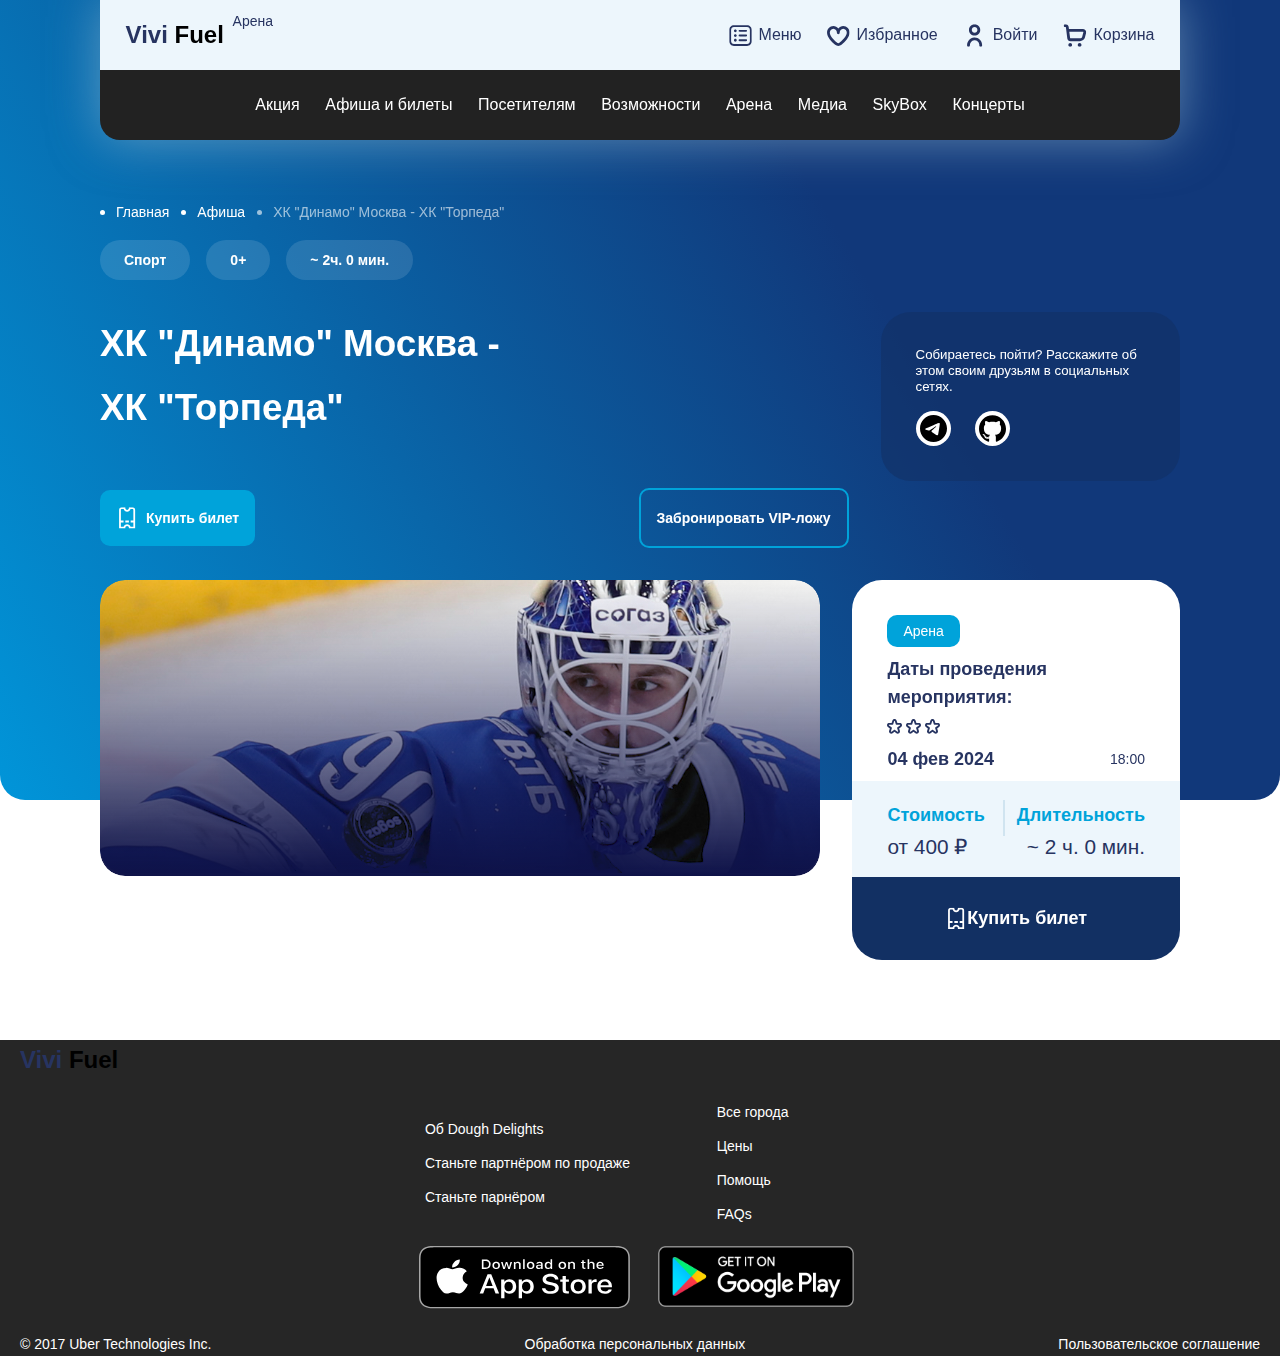
<file: Arena-BuyTicket/Ticket.html>
<!DOCTYPE html>
<html lang="en">
<head>
    <meta charset="UTF-8">
    <meta name="viewport" content="width=device-width, initial-scale=1.0">
    <link rel="stylesheet" href="../Arena/style/reset.css">
    <link rel="stylesheet" href="./style/ticket.css">
    <title>Билет на событие</title>
</head>
<body>

    <div class="registrMenu" id="registrWindow">
        <div class="registrMenu__Modal">

            <button class="registrMenu__Modal-close" id="closeRegistrWindow">
                <img src="../Arena/img/1-header/close.svg">
            </button>

            <div class="registrMenu__Modal-SignIn">
                <h1 class="SignIn-title">Авторизация</h1>

                <div class="SignIn-Social">
                    <form action="" class="SignIn-Social_cont">
                        <button class="Social_cont-btn">
                            <img src="../Arena/img/1-header/tg.svg">
                        </button>
                    </form>

                    <form action="" class="SignIn-Social_cont">
                        <button class="Social_cont-btn">
                            <img src="../Arena/img/1-header/github.svg">
                        </button>                        
                    </form>

                    <form action="" class="SignIn-Social_cont">
                        <button class="Social_cont-btn">
                            <img src="../Arena/img/1-header/facebook.svg">
                        </button>                        
                    </form>
                </div>

                <form action="" class="SignIn-formReg">
                    <input type="text" placeholder="Email">
                    <input type="text" placeholder="Password">
                    <button>Войти</button>
                </form>

                <div class="SignIn-forget">
                    <a href="#">Забыли свой пароль?</a>
                </div>

            </div>

            <div class="registrMenu__Modal-SignUp">
                <h1 class="SignUp-title">Добро пожаловать на официальный сайт спортивного центра Vivi Fuel Арена</h1>
                

                <div class="SignIn-desc">
                    <a href="#">Впервые на нашем сайте ?</a>
                </div>
                

                <form action="" class="SignUp-formReg">
                    <button class="SignUp-btnRegistr">Регистрация</button>
                </form>
            </div>
        </div>
    </div>

    <header class="header">
        <div id="headerAnimation" class="header-container">
            <div class="header-container__wrapper">
                <div class="header-container__wrapper-height header-container__wrapper-white">
                        <div class="while-flex__Logo">
                            <h1>Vivi <strong>Fuel</strong></h1>
                        </div>

                        <div class="while-flex__Catalog">
                            <ul>
                                <li class="catalog-item">
                                    <a href="#" class="catalog-item__link">
                                        <span class="catalog-item__list">
                                            <img src="../Arena/img/1-header/Menu-list (2).svg" width="100%">
                                            <p>Меню</p>

                                            <div class="header-container__template">
                                                <div class="template-item">
                                                    <a href="../index.html">
                                                        <div class="template-item__link">
                                                            Vivi Fuel Arena
                                                        </div>
                                                        <div class="template-item__link-svg">
                                                            <img src="../Arena/img/2-main/section-1/Main/angle-small-right 1.svg" width="100%">
                                                        </div>
                                                    </a>
                                                </div>
                                                <div class="template-item">
                                                    <a href="../Children`s Arena-MainPage.html">
                                                        <div class="template-item__link">
                                                            Vivi Fuel Children`s Arena
                                                        </div>
                                                        <div class="template-item__link-svg">
                                                            <img src="../Arena/img/2-main/section-1/Main/angle-small-right 1.svg" width="100%">
                                                        </div>
                                                    </a>
                                                </div>
                                                <div class="template-item">
                                                    <a href="../SportFood-MainPage.html">
                                                        <div class="template-item__link">
                                                            Vivi Fuel Sport Food
                                                        </div>
                                                        <div class="template-item__link-svg">
                                                            <img src="../Arena/img/2-main/section-1/Main/angle-small-right 1.svg" width="100%">
                                                        </div>
                                                    </a>
                                                </div>
                                            </div>
                                        </span>
                                    </a>
                                </li>
                                <li class="catalog-item">
                                    <a href="" class="catalog-item__link">
                                        <span class="catalog-item__list">
                                            <img src="../Arena/img/1-header/Like-list (2).svg" width="100%">
                                            <p>Избранное</p>
                                        </span>
                                    </a>
                                </li>
                                <li class="catalog-item" id="openRegistrWindow">
                                    <a href="#" class="catalog-item__link">
                                        <span class="catalog-item__list">
                                            <img src="../Arena/img/1-header/Account-list (2).svg" width="100%">
                                            <p>Войти</p>
                                        </span>
                                    </a>
                                </li>
                                <li class="catalog-item">
                                    <a href="" class="catalog-item__link">
                                        <span class="catalog-item__list">
                                            <img src="../Arena/img/1-header/Cart-list.svg" width="100%">
                                            <p>Корзина</p>
                                        </span>
                                    </a>
                                </li>
                            </ul>
                        </div>
                </div>

                <div class="header-container__wrapper-height header-container__wrapper-black">
                    <div class="black-flex">
                        <ul>
                            <li class="black-flex__catalog"><a href="#" class="stock-link"><span class="stock-link__list">Акция</span></a></li>
                            <li class="black-flex__catalog"><a href="#" class="stock-link"><span class="stock-link__list">Афиша и билеты</span></a></li>
                            <li class="black-flex__catalog"><a href="#" class="stock-link"><span class="stock-link__list">Посетителям</span></a></li>
                            <li class="black-flex__catalog"><a href="#" class="stock-link"><span class="stock-link__list">Возможности</span></a></li>
                            <li class="black-flex__catalog"><a href="#" class="stock-link"><span class="stock-link__list">Арена</span></a></li>
                            <li class="black-flex__catalog"><a href="#" class="stock-link"><span class="stock-link__list">Медиа</span></a></li>
                            <li class="black-flex__catalog"><a href="#" class="stock-link"><span class="stock-link__list">SkyBox</span></a></li>
                            <li class="black-flex__catalog"><a href="#" class="stock-link"><span class="stock-link__list">Концерты</span></a></li>
                        </ul>
                    </div>
                </div>

            </div>
        </div>
    </header>

    <main class="main">
        <div class="section-bg"></div>
        
        <section class="section section--MainInformation">
            <div class="MainInformation__container">

                <div class="MainInformation__container-breadcrumbs">
                    <ul class="breadcrumbs_list">
                        <li class="breadcrumbs_link"><a href="#" class="breadcrumbs_item">Главная</a></li>
                        <li class="breadcrumbs_link"><a href="#" class="breadcrumbs_item">Афиша</a></li>
                        <li class="breadcrumbs_link"><a href="#" class="breadcrumbs_item">ХК "Динамо" Москва - ХК "Торпеда"</a></li>
                    </ul>

                    <form action="">
                        <button class="breadcrumbs-infBtn">Спорт</button>
                        <button class="breadcrumbs-infBtn">0+</button>
                        <button class="breadcrumbs-infBtn">~ 2ч. 0 мин.</button>
                    </form>
                </div>

                <div class="MainInformation__container-wrapperBuyTicket">
                    <div class="wrapperBuyTicket-col">
                        <h1 class="wrapperBuyTicket-col_title">ХК "Динамо" Москва - ХК "Торпеда"</h1>

                        <form action="">
                            <button class="BuyTicket">
                                <img src="../Arena/img/2-main/section-2/ticket 1.svg">
                                <p>Купить билет</p>
                            </button>

                            <button class="bookingTicket">
                                <p>Забронировать VIP-ложу</p>
                            </button>
                        </form>
                    </div>

                    <div class="wrapperBuyTicket-soc">
                        <h1 class="wrapperBuyTicket-soc_title">
                            Собираетесь пойти? Расскажите об этом своим друзьям в социальных сетях.
                        </h1>

                        <form class="wrapperBuyTicket-soc_social">
                            <button><img src="../Arena/img/1-header/tg.svg" width="10%"></button>
                            <button><img src="../Arena/img/1-header/github.svg" width="10%"></button>
                        </form>
                    </div>
                </div>

                <div class="MainInformation__container-DateEvent">
                    <div class="DateEvent__image">
                        <img src="./img/6k0lqnafnb59curvjd5cmop8ul3shioy 1.svg">
                    </div>
                    <div class="DateEvent__ticket">
                        <form class="DateEvent__ticket-btn">
                            <button>Арена</button>
                        </form>

                        <h1 class="DateEvent__ticket-title">Даты проведения мероприятия:</h1>

                        <div class="DateEvent__ticket-star">
                            <img src="../Sport-food/img/2-main/section-2/StarReating.svg">
                            <img src="../Sport-food/img/2-main/section-2/StarReating.svg">
                            <img src="../Sport-food/img/2-main/section-2/StarReating.svg">
                        </div>

                        <div class="DateEvent__ticket-DateEvent">
                            <h1 class="DateEvent__ticket-title">04 фев 2024</h1>

                            <p class="DateEvent__ticket-desc">18:00</p>
                        </div>

                        <div class="DateEvent__ticket-cont">
                            <div class="DateEvent__ticket-PriceList">
                                <div class="PriceList__costDuration PriceList__costDuration1">
                                    <h1>Стоимость</h1>
                                    <p>от 400 ₽</p>
                                </div>
    
                                <div class="PriceList__costDuration PriceList__costDuration2">
                                    <h1>Длительность</h1>
                                    <p>~ 2 ч. 0 мин.</p>
                                </div>
                            </div>
    
                            <button class="DateEvent__ticket-BuyTicket">
                                <img src="../Arena/img/2-main/section-2/ticket 1.svg">
                                <p>Купить билет</p>
                            </button>
                        </div>
                        
                    </div>
                </div>
            </div>
        </section>
    </main>

    <footer class="footer">
        <div class="footer-container">
            <div class="footer-container__wrapper">
                <div class="wrapper-item__logo">
                    <a href="#">
                        <h1 class="logo">
                            <strong class="logo-1">Vivi</strong> 
                            <strong class="logo-2">Fuel</strong>
                        </h1>
                    </a>
                </div>

                <div class="wrapper-item__info">
                    <div class="info-list1">
                        <div class="info-list__item">Об Dough Delights</div>
                        <div class="info-list__item">Станьте партнёром по продаже</div>
                        <div class="info-list__item">Станьте парнёром</div>
                    </div>
                    <div class="info-list1">
                        <div class="info-list__item">Все города</div>
                        <div class="info-list__item">Цены</div>
                        <div class="info-list__item">Помощь</div>
                        <div class="info-list__item">FAQs</div>
                    </div>
                </div>

                <div class="wrapper-item-app">
                    <div class="app-list">
                        <img src="../Arena/img/3-footer/App-store.svg" width="100%">
                    </div>
                    <div class="app-list">
                        <img src="../Arena/img/3-footer/Google-Play.svg" width="100%">
                    </div>
                </div>

                <div class="wrapper-item__pers">
                    <div class="pers-list">
                        <p>© 2017 Uber Technologies Inc.</p>
                    </div>
                    <div class="pers-list">
                        <p>Обработка персональных данных</p>
                    </div>
                    <div class="pers-list">
                        <p>Пользовательское соглашение</p>
                    </div>
                </div>

            </div>
        </div>
    </footer>   


    <script src="../Arena/js/Arena-MainPage.js"></script>
</body>
</html>
</file>
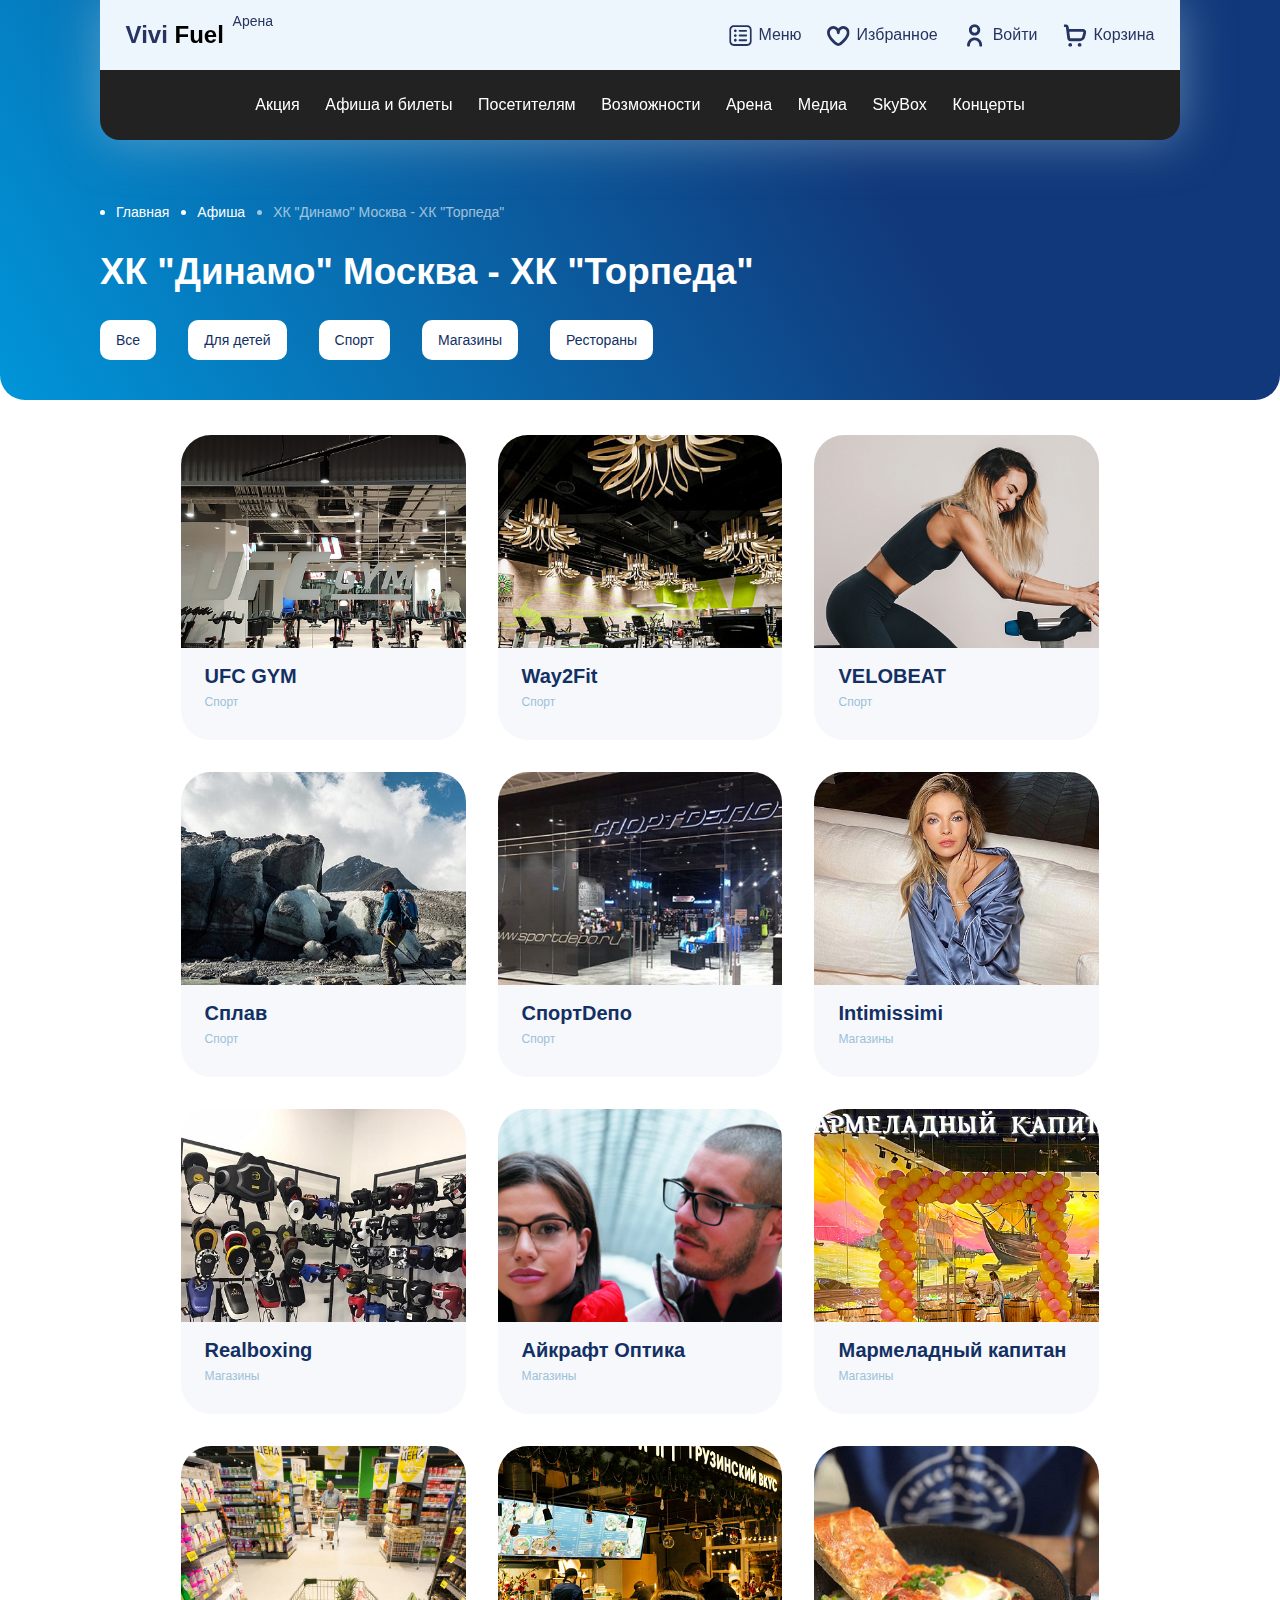
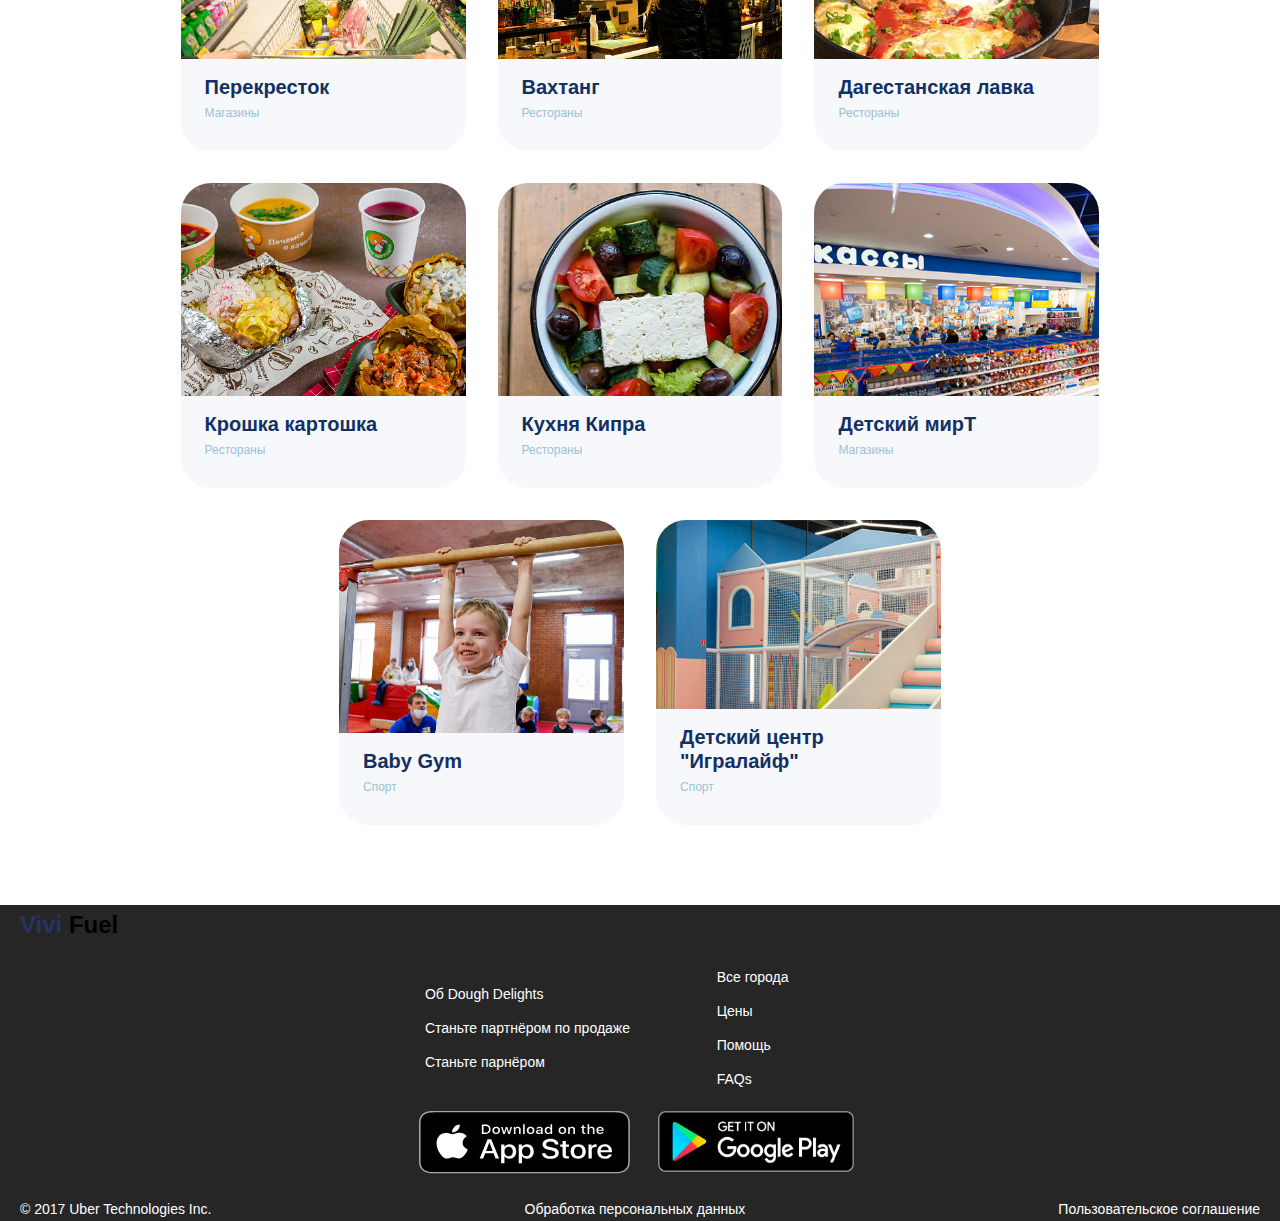
<file: Arena-Shop/Shop.html>
<!DOCTYPE html>
<html lang="en">
<head>
    <meta charset="UTF-8">
    <meta name="viewport" content="width=device-width, initial-scale=1.0">
    <title>Спорт</title>
    <link rel="stylesheet" href="../Arena/style/reset.css">
    <link rel="stylesheet" href="./style/Shop.css">
</head>
<body>
    <div class="registrMenu" id="registrWindow">
        <div class="registrMenu__Modal">

            <button class="registrMenu__Modal-close" id="closeRegistrWindow">
                <img src="../Arena/img/1-header/close.svg">
            </button>

            <div class="registrMenu__Modal-SignIn">
                <h1 class="SignIn-title">Авторизация</h1>

                <div class="SignIn-Social">
                    <form action="" class="SignIn-Social_cont">
                        <button class="Social_cont-btn">
                            <img src="../Arena/img/1-header/tg.svg">
                        </button>
                    </form>

                    <form action="" class="SignIn-Social_cont">
                        <button class="Social_cont-btn">
                            <img src="../Arena/img/1-header/github.svg">
                        </button>                        
                    </form>

                    <form action="" class="SignIn-Social_cont">
                        <button class="Social_cont-btn">
                            <img src="../Arena/img/1-header/facebook.svg">
                        </button>                        
                    </form>
                </div>

                <form action="" class="SignIn-formReg">
                    <input type="text" placeholder="Email">
                    <input type="text" placeholder="Password">
                    <button>Войти</button>
                </form>

                <div class="SignIn-forget">
                    <a href="#">Забыли свой пароль?</a>
                </div>

            </div>

            <div class="registrMenu__Modal-SignUp">
                <h1 class="SignUp-title">Добро пожаловать на официальный сайт спортивного центра Vivi Fuel Арена</h1>
                

                <div class="SignIn-desc">
                    <a href="#">Впервые на нашем сайте ?</a>
                </div>
                

                <form action="" class="SignUp-formReg">
                    <button class="SignUp-btnRegistr">Регистрация</button>
                </form>
            </div>
        </div>
    </div>

    <header class="header">
        <div id="headerAnimation" class="header-container">
            <div class="header-container__wrapper">
                <div class="header-container__wrapper-height header-container__wrapper-white">
                        <div class="while-flex__Logo">
                            <h1>Vivi <strong>Fuel</strong></h1>
                        </div>

                        <div class="while-flex__Catalog">
                            <ul>
                                <li class="catalog-item">
                                    <a href="#" class="catalog-item__link">
                                        <span class="catalog-item__list">
                                            <img src="../Arena/img/1-header/Menu-list (2).svg" width="100%">
                                            <p>Меню</p>

                                            <div class="header-container__template">
                                                <div class="template-item">
                                                    <a href="../index.html">
                                                        <div class="template-item__link">
                                                            Vivi Fuel Arena
                                                        </div>
                                                        <div class="template-item__link-svg">
                                                            <img src="../Arena/img/2-main/section-1/Main/angle-small-right 1.svg" width="100%">
                                                        </div>
                                                    </a>
                                                </div>
                                                <div class="template-item">
                                                    <a href="../Children`s Arena-MainPage.html">
                                                        <div class="template-item__link">
                                                            Vivi Fuel Children`s Arena
                                                        </div>
                                                        <div class="template-item__link-svg">
                                                            <img src="../Arena/img/2-main/section-1/Main/angle-small-right 1.svg" width="100%">
                                                        </div>
                                                    </a>
                                                </div>
                                                <div class="template-item">
                                                    <a href="../SportFood-MainPage.html">
                                                        <div class="template-item__link">
                                                            Vivi Fuel Sport Food
                                                        </div>
                                                        <div class="template-item__link-svg">
                                                            <img src="../Arena/img/2-main/section-1/Main/angle-small-right 1.svg" width="100%">
                                                        </div>
                                                    </a>
                                                </div>
                                            </div>
                                        </span>
                                    </a>
                                </li>
                                <li class="catalog-item">
                                    <a href="" class="catalog-item__link">
                                        <span class="catalog-item__list">
                                            <img src="../Arena/img/1-header/Like-list (2).svg" width="100%">
                                            <p>Избранное</p>
                                        </span>
                                    </a>
                                </li>
                                <li class="catalog-item" id="openRegistrWindow">
                                    <a href="#" class="catalog-item__link">
                                        <span class="catalog-item__list">
                                            <img src="../Arena/img/1-header/Account-list (2).svg" width="100%">
                                            <p>Войти</p>
                                        </span>
                                    </a>
                                </li>
                                <li class="catalog-item">
                                    <a href="" class="catalog-item__link">
                                        <span class="catalog-item__list">
                                            <img src="../Arena/img/1-header/Cart-list.svg" width="100%">
                                            <p>Корзина</p>
                                        </span>
                                    </a>
                                </li>
                            </ul>
                        </div>
                </div>

                <div class="header-container__wrapper-height header-container__wrapper-black">
                    <div class="black-flex">
                        <ul>
                            <li class="black-flex__catalog"><a href="#" class="stock-link"><span class="stock-link__list">Акция</span></a></li>
                            <li class="black-flex__catalog"><a href="#" class="stock-link"><span class="stock-link__list">Афиша и билеты</span></a></li>
                            <li class="black-flex__catalog"><a href="#" class="stock-link"><span class="stock-link__list">Посетителям</span></a></li>
                            <li class="black-flex__catalog"><a href="#" class="stock-link"><span class="stock-link__list">Возможности</span></a></li>
                            <li class="black-flex__catalog"><a href="#" class="stock-link"><span class="stock-link__list">Арена</span></a></li>
                            <li class="black-flex__catalog"><a href="#" class="stock-link"><span class="stock-link__list">Медиа</span></a></li>
                            <li class="black-flex__catalog"><a href="#" class="stock-link"><span class="stock-link__list">SkyBox</span></a></li>
                            <li class="black-flex__catalog"><a href="#" class="stock-link"><span class="stock-link__list">Концерты</span></a></li>
                        </ul>
                    </div>
                </div>

            </div>
        </div>
    </header>

    <main class="main">
        <div class="section-bg">
        </div>
        
        <section class="section section--MainInformation">
            <div class="MainInformation__container">

                <nav class="MainInformation__container-breadcrumbs">
                    <ul class="breadcrumbs_list">
                        <li class="breadcrumbs_link"><a href="#" class="breadcrumbs_item">Главная</a></li>
                        <li class="breadcrumbs_link"><a href="#" class="breadcrumbs_item">Афиша</a></li>
                        <li class="breadcrumbs_link"><a href="#" class="breadcrumbs_item">ХК "Динамо" Москва - ХК "Торпеда"</a></li>
                    </ul>

                    <h1 class="wrapperBuyTicket-col_title">ХК "Динамо" Москва - ХК "Торпеда"</h1>

                    <ul class="filter">
                        <li id="link"  class="filter__item">
                            <button data-filt="all" id="btn" class="filter__item-link">Все</button>
                        </li>
                        <li id="link"  class="filter__item">
                            <button data-filt="Child" id="btn" class="filter__item-link">Для детей</button>
                        </li>
                        <li id="link"  class="filter__item">
                            <button data-filt="Sport" id="btn" class="filter__item-link">Спорт</button>
                        </li>
                        <li id="link"  class="filter__item">
                            <button data-filt="Shops" id="btn" class="filter__item-link">Магазины</button>
                        </li>
                        <li id="link" class="filter__item">
                            <button data-filt="restaurants" id="btn" class="filter__item-link">Рестораны</button>
                        </li>
                    </ul>
                </nav>
            </div>
        </section>

        <section class="section section--PageContent">
            <div class="PageContent__container">
                <div class="box Sport">
                    <div class="box__image">
                        <img src="./img/Спорт/UFC GYM.png" alt="UFC GYM">
                    </div>
                    <div class="box__content">
                        <h1 class="box__content-title">UFC GYM</h1>
                        <p class="box__content-desc">Спорт</p>
                    </div>
                </div>

                <div class="box Sport">
                    <div class="box__image">
                        <img src="./img/Спорт/Way2Fit.jpg" alt="Way2Fit">
                    </div>
                    <div class="box__content">
                        <h1 class="box__content-title">Way2Fit</h1>
                        <p class="box__content-desc">Спорт</p>
                    </div>
                </div>

                <div class="box Sport">
                    <div class="box__image">
                        <img src="./img/Спорт/Сайкл-студия VELOBEAT.jpeg" alt="Сайкл-студия VELOBEAT">
                    </div>
                    <div class="box__content">
                        <h1 class="box__content-title">VELOBEAT</h1>
                        <p class="box__content-desc">Спорт</p>
                    </div>
                </div>

                <div class="box Sport">
                    <div class="box__image">
                        <img src="./img/Спорт/Сплав.jpg" alt="Сплав">
                    </div>
                    <div class="box__content">
                        <h1 class="box__content-title">Сплав</h1>
                        <p class="box__content-desc">Спорт</p>
                    </div>
                </div>

                <div class="box Sport">
                    <div class="box__image">
                        <img src="./img/Спорт/СпортDeпо.jpg" alt="СпортDeпо">
                    </div>
                    <div class="box__content">
                        <h1 class="box__content-title">СпортDeпо</h1>
                        <p class="box__content-desc">Спорт</p>
                    </div>
                </div>


                <div class="box Shops">
                    <div class="box__image">
                        <img src="./img/Магазины/Intimissimi.jpg" alt="Intimissimi">
                    </div>
                    <div class="box__content">
                        <h1 class="box__content-title">Intimissimi</h1>
                        <p class="box__content-desc">Магазины</p>
                    </div>
                </div>

                <div class="box Shops">
                    <div class="box__image">
                        <img src="./img/Магазины/Realboxing.jpg" alt="Realboxing">
                    </div>
                    <div class="box__content">
                        <h1 class="box__content-title">Realboxing</h1>
                        <p class="box__content-desc">Магазины</p>
                    </div>
                </div>

                <div class="box Shops">
                    <div class="box__image">
                        <img src="./img/Магазины/Айкрафт Оптика.jpg" alt="Айкрафт Оптика">
                    </div>
                    <div class="box__content">
                        <h1 class="box__content-title">Айкрафт Оптика</h1>
                        <p class="box__content-desc">Магазины</p>
                    </div>
                </div>

                <div class="box Shops">
                    <div class="box__image">
                        <img src="./img/Магазины/Мармеладный капитан.jpg" alt="Мармеладный капитан">
                    </div>
                    <div class="box__content">
                        <h1 class="box__content-title">Мармеладный капитан</h1>
                        <p class="box__content-desc">Магазины</p>
                    </div>
                </div>

                <div class="box Shops">
                    <div class="box__image">
                        <img src="./img/Магазины/Перекресток.png" alt="Перекресток">
                    </div>
                    <div class="box__content">
                        <h1 class="box__content-title">Перекресток</h1>
                        <p class="box__content-desc">Магазины</p>
                    </div>
                </div>


                <div class="box restaurants">
                    <div class="box__image">
                        <img src="./img/Рестораны/Вахтанг.jpg" alt="Вахтанг">
                    </div>
                    <div class="box__content">
                        <h1 class="box__content-title">Вахтанг</h1>
                        <p class="box__content-desc">Рестораны</p>
                    </div>
                </div>

                <div class="box restaurants">
                    <div class="box__image">
                        <img src="./img/Рестораны/Дагестанская лавка.jpg" alt="Дагестанская лавка">
                    </div>
                    <div class="box__content">
                        <h1 class="box__content-title">Дагестанская лавка</h1>
                        <p class="box__content-desc">Рестораны</p>
                    </div>
                </div>

                <div class="box restaurants">
                    <div class="box__image">
                        <img src="./img/Рестораны/Крошка картошка.jpg" alt="Крошка картошка">
                    </div>
                    <div class="box__content">
                        <h1 class="box__content-title">Крошка картошка</h1>
                        <p class="box__content-desc">Рестораны</p>
                    </div>
                </div>

                <div class="box restaurants">
                    <div class="box__image">
                        <img src="./img/Рестораны/Кухня Кипра.jpg" alt="Кухня Кипра">
                    </div>
                    <div class="box__content">
                        <h1 class="box__content-title">Кухня Кипра</h1>
                        <p class="box__content-desc">Рестораны</p>
                    </div>
                </div>                

                <div class="box Child">
                    <div class="box__image">
                        <img src="./img/Для детей/Детский мир.png" alt="Детский мир">
                    </div>
                    <div class="box__content">
                        <h1 class="box__content-title">Детский мирT</h1>
                        <p class="box__content-desc">Магазины</p>
                    </div>
                </div>

                <div class="box Child">
                    <div class="box__image">
                        <img src="./img/Для детей/Baby Gym.jpg" alt="Baby Gym">
                    </div>
                    <div class="box__content">
                        <h1 class="box__content-title">Baby Gym</h1>
                        <p class="box__content-desc">Спорт</p>
                    </div>
                </div>

                <div class="box Child">
                    <div class="box__image">
                        <img src="./img/Для детей/Детский центр.jpg" alt="Детский центр">
                    </div>
                    <div class="box__content">
                        <h1 class="box__content-title">Детский центр "Игралайф"</h1>
                        <p class="box__content-desc">Спорт</p>
                    </div>
                </div>                
            </div>
        </section>
    </main>



















    <footer class="footer">
        <div class="footer-container">
            <div class="footer-container__wrapper">
                <div class="wrapper-item__logo">
                    <a href="#">
                        <h1 class="logo">
                            <strong class="logo-1">Vivi</strong> 
                            <strong class="logo-2">Fuel</strong>
                        </h1>
                    </a>
                </div>

                <div class="wrapper-item__info">
                    <div class="info-list1">
                        <div class="info-list__item">Об Dough Delights</div>
                        <div class="info-list__item">Станьте партнёром по продаже</div>
                        <div class="info-list__item">Станьте парнёром</div>
                    </div>
                    <div class="info-list1">
                        <div class="info-list__item">Все города</div>
                        <div class="info-list__item">Цены</div>
                        <div class="info-list__item">Помощь</div>
                        <div class="info-list__item">FAQs</div>
                    </div>
                </div>

                <div class="wrapper-item-app">
                    <div class="app-list">
                        <img src="../Arena/img/3-footer/App-store.svg" width="100%">
                    </div>
                    <div class="app-list">
                        <img src="../Arena/img/3-footer/Google-Play.svg" width="100%">
                    </div>
                </div>

                <div class="wrapper-item__pers">
                    <div class="pers-list">
                        <p>© 2017 Uber Technologies Inc.</p>
                    </div>
                    <div class="pers-list">
                        <p>Обработка персональных данных</p>
                    </div>
                    <div class="pers-list">
                        <p>Пользовательское соглашение</p>
                    </div>
                </div>

            </div>
        </div>
    </footer>   

    <script src="./js/script.js"></script>
    <script src="../Arena/js/Arena-MainPage.js"></script>
</body>
</html>
</file>
<file: Sport-food/style/SportFood-MainPage.css>
@charset "UTF-8";
.header {
  z-index: 100;
  position: fixed;
  top: 0;
  left: 0;
  right: 0;
}

.header-container {
  max-width: 100rem;
  padding: 0 100px;
  margin: 0 auto;
}

.header-container__wrapper {
  display: flex;
  flex-direction: column;
  filter: drop-shadow(0 0 1.5625rem rgba(155, 193, 215, 0.55));
}

.header-container__wrapper-height {
  height: 70px;
}

.header-container__wrapper-white {
  display: flex;
  flex-direction: row;
  justify-content: space-between;
  align-items: center;
  background-color: #edf6fc;
  padding: 0 2vw;
}

.while-flex__Catalog ul {
  display: flex;
  flex-direction: row;
  flex-wrap: nowrap;
  gap: 2vw;
}

.catalog-item__list {
  display: flex;
  flex-direction: row;
  align-items: center;
  justify-content: center;
  gap: 0.5vw;
}

.catalog-item__list:first-child {
  position: relative;
}

.header-container__wrapper-black {
  display: flex;
  flex-direction: row;
  justify-content: center;
  align-items: center;
  background-color: #222222;
  border-radius: 0 0 20px 20px;
}

.black-flex {
  width: 90%;
  box-sizing: border-box;
}
.black-flex ul {
  display: flex;
  flex-direction: row;
  align-items: center;
  justify-content: center;
  gap: 2vw;
  flex-wrap: nowrap;
  overflow-x: auto;
}
.black-flex ul li {
  flex: 0 0 auto;
}
.black-flex ul::-webkit-scrollbar {
  display: none;
}

.while-flex__Logo {
  font-family: "Open Sans", sans-serif;
  font-size: clamp(24px, 1.5vw, 32px);
  font-weight: 700;
  line-height: 2.5rem;
  color: #273461;
  color: #273461;
  position: relative;
  cursor: pointer;
}
.while-flex__Logo strong {
  color: #000;
}
.while-flex__Logo::before {
  content: "Арена";
  font-family: "Open Sans", sans-serif;
  font-size: clamp(14px, 0.78vw, 16px);
  font-weight: 400;
  line-height: 1.5rem;
  color: #273461;
  color: #273461;
  position: absolute;
  top: -15%;
  right: -50%;
}

.catalog-item__list {
  font-family: "Open Sans", sans-serif;
  font-size: clamp(16px, 0.93vw, 20px);
  font-weight: 500;
  line-height: 1.75rem;
  color: #273461;
}

.black-flex__catalog a {
  font-family: "Open Sans", sans-serif;
  font-size: clamp(16px, 0.93vw, 20px);
  font-weight: 500;
  line-height: 1.75rem;
  color: #273461;
  color: #fff;
}

.header-container__template {
  width: 10vw;
  display: flex;
  flex-direction: column;
  flex-wrap: nowrap;
  position: absolute;
  top: -100%;
  left: 0%;
  opacity: 0;
  visibility: hidden;
}
.header-container__template .template-item a {
  display: flex;
  flex-direction: row;
  flex-wrap: nowrap;
  align-items: center;
  justify-content: space-between;
}
.header-container__template .template-item__link {
  font-family: "Open Sans", sans-serif;
  font-size: clamp(14px, 0.78vw, 16px);
  font-weight: 400;
  line-height: 1.5rem;
  color: #273461;
  color: #000;
}
.header-container__template .template-item__link-svg {
  width: 25px;
  height: 25px;
}

.catalog-item:first-child {
  position: relative;
}

.catalog-item:first-child:hover .header-container__template {
  width: 15vw;
  border-radius: 0px 10px 10px 10px;
  display: flex;
  flex-direction: column;
  flex-wrap: nowrap;
  position: absolute;
  transform: translateY(50%);
  transition: transform ease-in-out 0.5s;
  background-color: #fff;
  opacity: 1;
  visibility: visible;
  filter: drop-shadow(0 0 1.5625rem rgba(155, 193, 215, 0.55));
}
.catalog-item:first-child:hover .header-container__template a {
  margin: 5px 1vw;
}

.template-item:hover {
  background-color: #0194d8;
  border-radius: 10px;
  transition: all 0.5s;
}

.while-flex__Logo:hover {
  font-family: "Open Sans", sans-serif;
  font-size: clamp(24px, 1.5vw, 32px);
  font-weight: 700;
  line-height: 2.5rem;
  color: #273461;
  position: relative;
  color: #0194d8;
  transition: all 0.5s;
}
.while-flex__Logo:hover strong {
  color: #000;
}
.while-flex__Logo:hover::before {
  content: "Арена";
  font-family: "Open Sans", sans-serif;
  font-size: clamp(14px, 0.78vw, 16px);
  font-weight: 400;
  line-height: 1.5rem;
  color: #273461;
  color: #0194d8;
  position: absolute;
  top: -15%;
  right: -50%;
}

.catalog-item__list:hover {
  font-family: "Open Sans", sans-serif;
  font-size: clamp(16px, 0.93vw, 20px);
  font-weight: 500;
  line-height: 1.75rem;
  color: #273461;
  color: #0194d8;
  transition: all 0.5s;
}

.black-flex__catalog a:hover {
  font-family: "Open Sans", sans-serif;
  font-size: clamp(16px, 0.93vw, 20px);
  font-weight: 500;
  line-height: 1.75rem;
  color: #273461;
  color: #0194d8;
  transition: all 0.5s;
}

@media (width < 770px) {
  .header-container {
    max-width: 150rem;
    padding: 0 40px;
    margin: 0 auto;
  }
  .header-container__wrapper-white {
    display: flex;
    flex-direction: column;
    align-items: normal;
    padding: 1vw 2vw;
  }
  .while-flex__Logo::before {
    content: "";
  }
}
@media (width < 470px) {
  .header-container__wrapper-white {
    display: flex;
    flex-direction: row;
    align-items: center;
    padding: 1vw 4vw;
  }
  .catalog-item__list {
    display: flex;
    flex-direction: row;
    align-items: center;
    justify-content: center;
    gap: 2vw;
  }
  .while-flex__Catalog li:not(:first-child) {
    display: none;
  }
  .header-container {
    max-width: 100%;
    padding: 0 0;
    margin: 0 auto;
  }
}
@media (width < 1500px) {
  .catalog-item:first-child:hover .header-container__template {
    width: 15vw;
    transform: translateY(40%);
  }
}
@media (width < 1150px) {
  .catalog-item:first-child:hover .header-container__template {
    width: 25vw;
    transform: translateY(40%);
  }
}
@media (width < 700px) {
  .catalog-item:first-child:hover .header-container__template {
    width: 40vw;
    transform: translateY(35%);
  }
}
@media (width < 470px) {
  .catalog-item:first-child:hover .header-container__template {
    width: 60vw;
    transform: translateY(40%);
    left: -250%;
  }
}
.section-container {
  max-width: 100rem;
  padding: 5rem 100px 0 100px;
  margin: 0 auto;
}

@media (width < 1200px) {
  .section-container {
    padding: 5rem 100px 0 100px;
  }
}
@media (width < 770px) {
  .section-container {
    max-width: 150rem;
    padding: 5rem 40px 0 40px;
    margin: 0 auto;
  }
}
@media (width < 470px) {
  .section-container {
    max-width: 100%;
    padding: 5rem 10px 0 10px;
    margin: 0 auto;
  }
}
.section1-container {
  padding-top: 8.75rem;
}

@media (width < 770px) {
  .section1-container {
    padding-top: 9.75rem;
  }
}
.swiper-slide_img {
  -o-object-fit: cover;
     object-fit: cover;
  overflow: hidden;
  width: 100%;
  box-sizing: border-box;
}

.swiper {
  height: 36.458vw;
}

.product-slider {
  overflow: hidden;
}

.section2-container__Product {
  display: flex;
  flex-direction: column;
  flex-wrap: nowrap;
  gap: 2vw;
}

.Product-header {
  font-family: "Open Sans", sans-serif;
  font-size: clamp(24px, 1.5vw, 32px);
  font-weight: 700;
  line-height: 2.5rem;
  color: #273461;
  color: #273461;
  font-size: clamp(24px, 2vw, 48px);
}

.swiper-slide__wrapper {
  display: grid;
  gap: 1vw;
  width: auto !important;
  max-width: 250px;
  border: 1px solid #273461;
  border-radius: 5px;
  filter: drop-shadow(-13px 16px 7px rgba(0, 0, 0, 0.15));
}

.Product-wrapper__item-image {
  position: relative;
  display: flex;
  flex-direction: column;
  padding: 1vw 1vw 0 1vw;
}

.image-BestPrice {
  display: flex;
  justify-content: flex-start;
}
.image-BestPrice button {
  background-color: #76A85F;
  color: #fff;
  font-family: "Open Sans", sans-serif;
  font-size: clamp(14px, 0.78vw, 16px);
  font-weight: 400;
  line-height: 1.5rem;
  color: #273461;
  color: #fff;
  height: 25px;
  width: 125px;
  border: 0;
  border-radius: 15px;
}

.image-BgImage {
  display: flex;
  justify-content: center;
}

.image-discount {
  display: flex;
  justify-content: flex-end;
}
.image-discount button {
  background-color: #C9AF54;
  font-family: "Open Sans", sans-serif;
  font-size: clamp(14px, 0.78vw, 16px);
  font-weight: 400;
  line-height: 1.5rem;
  color: #273461;
  color: #000;
  height: 25px;
  width: 50px;
  border: 0;
  border-radius: 5px;
}

.Product-wrapper__item-ticket {
  display: flex;
  flex-direction: column;
  flex-wrap: nowrap;
  padding: 1vw 1vw 1vw 1vw;
  gap: 0.5vw;
}

.ticket-price {
  font-family: "Open Sans", sans-serif;
  font-size: clamp(18px, 1.1vw, 24px);
  font-weight: 600;
  line-height: 1.75rem;
  color: #273461;
  color: #273461;
  display: flex;
  flex-direction: row;
  flex-wrap: nowrap;
  gap: 0.5vw;
  align-items: center;
}

.ticket-price__h2 {
  content: "1750 ₽";
  font-family: "Open Sans", sans-serif;
  font-size: clamp(14px, 0.78vw, 16px);
  font-weight: 400;
  line-height: 1.5rem;
  color: #273461;
  opacity: 0.6;
  color: #273461;
  text-decoration: line-through;
}

.ticket-name {
  font-family: "Open Sans", sans-serif;
  font-size: clamp(16px, 0.93vw, 20px);
  font-weight: 500;
  line-height: 1.75rem;
  color: #273461;
  color: #273461;
}

.ticket-starReating {
  display: flex;
  flex-direction: row;
  flex-wrap: nowrap;
  gap: 2px;
  width: 40%;
}

.ticket-Cart__Buy {
  display: flex;
  flex-direction: row;
  justify-content: center;
  align-items: center;
  flex-wrap: nowrap;
  gap: 1vw;
  width: 150px;
  height: 45px;
  font-family: "Open Sans", sans-serif;
  font-size: clamp(14px, 0.78vw, 16px);
  font-weight: 400;
  line-height: 1.5rem;
  color: #273461;
  color: #fff;
  background-color: #006F7C;
  border: 0;
  border-radius: 10px;
  cursor: pointer;
}

.section-container__promotion {
  display: flex;
  flex-direction: column;
  flex-wrap: nowrap;
  gap: 2vw;
}

.section-container__promotion-grid1 {
  display: grid;
  grid-template-columns: repeat(3, 1fr);
  gap: 2vw;
}

.section-container__promotion-grid2 {
  display: grid;
  grid-template-columns: repeat(4, 1fr);
  gap: 2vw;
}

.grid-layear {
  overflow: hidden;
  filter: drop-shadow(-13px 16px 7px rgba(0, 0, 0, 0.15));
}

.grid-layear img {
  -o-object-fit: cover;
     object-fit: cover;
  -o-object-position: 50% 50%;
     object-position: 50% 50%;
  width: 100%;
  height: 100%;
  transform: scale(1);
  transition: transform 1s;
}

.grid-layear img:hover {
  transform: scale(1.1);
}

@media (width < 700px) {
  .section-container__promotion-grid1 {
    display: grid;
    grid-template-columns: 1fr;
    gap: 2vw;
  }
  .section-container__promotion-grid2 {
    display: grid;
    grid-template-columns: repeat(2, 1fr);
    gap: 2vw;
  }
}
.section-container__cat {
  display: flex;
  flex-direction: column;
  flex-wrap: nowrap;
  gap: 2vw;
}

.cat-container {
  display: grid;
  grid-template-columns: repeat(5, 1fr);
}

.cat-container__template {
  border: 1px solid rgba(32, 32, 32, 0.25);
  background-color: #fff;
  cursor: pointer;
  transform: scale(1);
  transition: transform ease-in-out 1s;
  z-index: 1;
}

.cat-container__template-layer {
  padding: 2vw 1vw 2vw 1vw;
  display: flex;
  flex-direction: column;
  flex-wrap: nowrap;
  justify-content: center;
  align-items: center;
  font-family: "Open Sans", sans-serif;
  font-size: clamp(18px, 1.1vw, 24px);
  font-weight: 600;
  line-height: 1.75rem;
  color: #273461;
  color: #273461;
  gap: 2vw;
}
.cat-container__template-layer h1 {
  text-align: center;
}

.cat-container__template:hover {
  transform: scale(1.05);
  z-index: 2;
}

@media (width < 700px) {
  .cat-container {
    display: grid;
    grid-template-columns: 1fr;
  }
}
.section-container__Blog {
  display: flex;
  flex-direction: column;
  flex-wrap: nowrap;
  gap: 2vw;
}

.Blog-News {
  display: grid;
  grid-template-columns: 2fr 5fr;
  gap: 2vw;
}

.Blog-News__mainContainer {
  position: relative;
  overflow: hidden;
  border-radius: 20px;
  width: 100%;
}
.Blog-News__mainContainer img {
  -o-object-fit: cover;
     object-fit: cover;
  -o-object-position: 50% 50%;
     object-position: 50% 50%;
  width: 100%;
  height: 100%;
  transform: scale(1);
  transition: transform 2s;
}
.Blog-News__mainContainer img:hover {
  transform: scale(1.1);
}

.Blog-News__mainContainer-label {
  position: absolute;
  bottom: 10%;
  left: 5%;
  display: flex;
  flex-direction: column;
  flex-wrap: nowrap;
  gap: 2vw;
}

.mainContainer-label__Nametag {
  display: flex;
  flex-direction: column;
  flex-wrap: nowrap;
  justify-content: flex-start;
}
.mainContainer-label__Nametag p {
  font-family: "Open Sans", sans-serif;
  font-size: clamp(14px, 0.78vw, 16px);
  font-weight: 400;
  line-height: 1.5rem;
  color: #273461;
  color: #fff;
}
.mainContainer-label__Nametag h1 {
  font-family: "Open Sans", sans-serif;
  font-size: clamp(24px, 1.5vw, 32px);
  font-weight: 700;
  line-height: 2.5rem;
  color: #273461;
  color: #fff;
}

.mainContainer-label__Datetag p {
  font-family: "Open Sans", sans-serif;
  font-size: clamp(14px, 0.78vw, 16px);
  font-weight: 400;
  line-height: 1.5rem;
  color: #273461;
  color: #fff;
}

.News-slide__text {
  display: flex;
  flex-direction: column;
  flex-wrap: nowrap;
  gap: 15px;
}
.News-slide__text .News-slide__text-title {
  font-family: "Open Sans", sans-serif;
  font-size: clamp(16px, 0.93vw, 20px);
  font-weight: 500;
  line-height: 1.75rem;
  color: #273461;
  opacity: 0.7;
  text-transform: uppercase;
}
.News-slide__text .News-slide__text-desc {
  font-family: "Open Sans", sans-serif;
  font-size: clamp(18px, 1.1vw, 24px);
  font-weight: 600;
  line-height: 1.75rem;
  color: #273461;
}
.News-slide__text .News-slide__text-date {
  font-family: "Open Sans", sans-serif;
  font-size: clamp(14px, 0.78vw, 16px);
  font-weight: 400;
  line-height: 1.5rem;
  color: #273461;
  opacity: 0.7;
}

.News-slide__thumb {
  overflow: hidden;
  border-radius: 5px;
}
.News-slide__thumb img {
  -o-object-fit: cover;
     object-fit: cover;
  -o-object-position: 50% 50%;
     object-position: 50% 50%;
  width: 100%;
  height: 100%;
  transform: scale(1);
  transition: transform 2s;
  border-radius: 5px;
}
.News-slide__thumb img:hover {
  transform: scale(1.1);
}

.Blog-News__Slider-swiper {
  display: grid;
  grid-template-columns: repeat(4, 1fr);
  gap: 1vw;
}

.News-slide {
  height: 100%;
  width: 100%;
}

.News-slide__text {
  padding: 1vw;
}

.News-slide__text-date {
  padding-top: 1vw;
}

@media (width < 1300px) {
  .News-slide_last {
    display: none;
  }
  .Blog-News__Slider-swiper {
    display: grid;
    grid-template-columns: repeat(3, 1fr);
    gap: 1vw;
  }
}
@media (width < 1100px) {
  .News-slide_prev-last {
    display: none;
  }
  .Blog-News__Slider-swiper {
    display: grid;
    grid-template-columns: repeat(2, 1fr);
    gap: 1vw;
  }
  .Blog-News {
    display: grid;
    grid-template-columns: 3fr 4fr;
    gap: 2vw;
  }
}
@media (width < 950px) {
  .News-slide_prev-last {
    display: block;
  }
  .News-slide_last {
    display: block;
  }
  .Blog-News {
    display: grid;
    grid-template-columns: 1fr;
    gap: 2vw;
  }
  .Blog-News__Slider-swiper {
    display: grid;
    grid-template-columns: repeat(2, 1fr);
    gap: 1vw;
  }
}
.section-container__Map {
  display: flex;
  flex-direction: column;
  flex-wrap: nowrap;
  gap: 2vw;
}

.map {
  width: 100%;
  height: 500px;
}

/*-----------Footer-----------*/
.footer {
  background-color: #262626;
  margin-top: 5rem;
}

.footer-container {
  padding: 0 20px;
  max-width: 1750px;
  margin: 0 auto;
}

.footer-container__wrapper {
  display: flex;
  flex-direction: column;
  gap: 20px;
}

.wrapper-item__info {
  max-width: 1000px;
  margin: 0 auto;
  display: grid;
  grid-template-columns: 1fr 1fr;
  gap: 20px;
  align-items: center;
  justify-items: center;
  font-family: "Open Sans", sans-serif;
  font-size: clamp(14px, 0.78vw, 16px);
  font-weight: 400;
  line-height: 1.5rem;
  color: #273461;
  color: #fff;
}

.info-list1 {
  display: flex;
  flex-direction: column;
  flex-wrap: nowrap;
  gap: 10px;
}

.wrapper-item-app {
  max-width: 1000px;
  margin: 0 auto;
  display: grid;
  grid-template-columns: 1fr 1fr;
  gap: 20px;
  justify-items: center;
  position: relative;
}

.wrapper-item__pers {
  display: flex;
  justify-content: space-between;
  align-items: center;
  flex-direction: row;
  flex-wrap: nowrap;
  font-family: "Open Sans", sans-serif;
  font-size: clamp(14px, 0.78vw, 16px);
  font-weight: 400;
  line-height: 1.5rem;
  color: #273461;
  color: #fff;
}

@media (max-width: 800px) {
  .wrapper-item__pers {
    font-size: 10px;
  }
}
.logo {
  font-family: "Open Sans", sans-serif;
  font-size: clamp(24px, 1.5vw, 32px);
  font-weight: 700;
  line-height: 2.5rem;
  color: #273461;
}

.logo-1 {
  color: #273461;
}

.logo-2 {
  color: #000;
}/*# sourceMappingURL=SportFood-MainPage.css.map */
</file>
<file: Arena-BuyTicket/style/ticket.css>
@charset "UTF-8";
.header {
  z-index: 100;
  position: fixed;
  top: 0;
  left: 0;
  right: 0;
}

.header-container {
  max-width: 100rem;
  padding: 0 100px;
  margin: 0 auto;
}

.header-container__wrapper {
  display: flex;
  flex-direction: column;
  filter: drop-shadow(0 0 1.5625rem rgba(155, 193, 215, 0.55));
}

.header-container__wrapper-height {
  height: 70px;
}

.header-container__wrapper-white {
  display: flex;
  flex-direction: row;
  justify-content: space-between;
  align-items: center;
  background-color: #edf6fc;
  padding: 0 2vw;
}

.while-flex__Catalog ul {
  display: flex;
  flex-direction: row;
  flex-wrap: nowrap;
  gap: 2vw;
}

.catalog-item__list {
  display: flex;
  flex-direction: row;
  align-items: center;
  justify-content: center;
  gap: 0.5vw;
}

.catalog-item__list:first-child {
  position: relative;
}

.header-container__wrapper-black {
  display: flex;
  flex-direction: row;
  justify-content: center;
  align-items: center;
  background-color: #222222;
  border-radius: 0 0 20px 20px;
}

.black-flex {
  width: 90%;
  box-sizing: border-box;
}
.black-flex ul {
  display: flex;
  flex-direction: row;
  align-items: center;
  justify-content: center;
  gap: 2vw;
  flex-wrap: nowrap;
  overflow-x: auto;
}
.black-flex ul li {
  flex: 0 0 auto;
}
.black-flex ul::-webkit-scrollbar {
  display: none;
}

.while-flex__Logo {
  font-family: "Open Sans", sans-serif;
  font-size: clamp(24px, 1.5vw, 32px);
  font-weight: 700;
  line-height: 2.5rem;
  color: #273461;
  color: #273461;
  position: relative;
  cursor: pointer;
}
.while-flex__Logo strong {
  color: #000;
}
.while-flex__Logo::before {
  content: "Арена";
  font-family: "Open Sans", sans-serif;
  font-size: clamp(14px, 0.78vw, 16px);
  font-weight: 400;
  line-height: 1.5rem;
  color: #273461;
  color: #273461;
  position: absolute;
  top: -15%;
  right: -50%;
}

.catalog-item__list {
  font-family: "Open Sans", sans-serif;
  font-size: clamp(16px, 0.93vw, 20px);
  font-weight: 500;
  line-height: 1.75rem;
  color: #273461;
}

.black-flex__catalog a {
  font-family: "Open Sans", sans-serif;
  font-size: clamp(16px, 0.93vw, 20px);
  font-weight: 500;
  line-height: 1.75rem;
  color: #273461;
  color: #fff;
}

.header-container__template {
  width: 10vw;
  display: flex;
  flex-direction: column;
  flex-wrap: nowrap;
  position: absolute;
  top: -100%;
  left: 0%;
  opacity: 0;
  visibility: hidden;
}
.header-container__template .template-item a {
  display: flex;
  flex-direction: row;
  flex-wrap: nowrap;
  align-items: center;
  justify-content: space-between;
}
.header-container__template .template-item__link {
  font-family: "Open Sans", sans-serif;
  font-size: clamp(14px, 0.78vw, 16px);
  font-weight: 400;
  line-height: 1.5rem;
  color: #273461;
  color: #000;
}
.header-container__template .template-item__link-svg {
  width: 25px;
  height: 25px;
}

.catalog-item:first-child {
  position: relative;
}

.catalog-item:first-child:hover .header-container__template {
  width: 15vw;
  border-radius: 0px 10px 10px 10px;
  display: flex;
  flex-direction: column;
  flex-wrap: nowrap;
  position: absolute;
  transform: translateY(50%);
  transition: transform ease-in-out 0.5s;
  background-color: #fff;
  opacity: 1;
  visibility: visible;
  filter: drop-shadow(0 0 1.5625rem rgba(155, 193, 215, 0.55));
}
.catalog-item:first-child:hover .header-container__template a {
  margin: 5px 1vw;
}

.template-item:hover {
  background-color: #0194d8;
  border-radius: 10px;
  transition: all 0.5s;
}

.while-flex__Logo:hover {
  font-family: "Open Sans", sans-serif;
  font-size: clamp(24px, 1.5vw, 32px);
  font-weight: 700;
  line-height: 2.5rem;
  color: #273461;
  position: relative;
  color: #0194d8;
  transition: all 0.5s;
}
.while-flex__Logo:hover strong {
  color: #000;
}
.while-flex__Logo:hover::before {
  content: "Арена";
  font-family: "Open Sans", sans-serif;
  font-size: clamp(14px, 0.78vw, 16px);
  font-weight: 400;
  line-height: 1.5rem;
  color: #273461;
  color: #0194d8;
  position: absolute;
  top: -15%;
  right: -50%;
}

.catalog-item__list:hover {
  font-family: "Open Sans", sans-serif;
  font-size: clamp(16px, 0.93vw, 20px);
  font-weight: 500;
  line-height: 1.75rem;
  color: #273461;
  color: #0194d8;
  transition: all 0.5s;
}

.black-flex__catalog a:hover {
  font-family: "Open Sans", sans-serif;
  font-size: clamp(16px, 0.93vw, 20px);
  font-weight: 500;
  line-height: 1.75rem;
  color: #273461;
  color: #0194d8;
  transition: all 0.5s;
}

@media (width < 770px) {
  .header-container {
    max-width: 150rem;
    padding: 0 40px;
    margin: 0 auto;
  }
  .header-container__wrapper-white {
    display: flex;
    flex-direction: column;
    align-items: normal;
    padding: 1vw 2vw;
  }
  .while-flex__Logo::before {
    content: "";
  }
}
@media (width < 470px) {
  .header-container__wrapper-white {
    display: flex;
    flex-direction: row;
    align-items: center;
    padding: 1vw 4vw;
  }
  .catalog-item__list {
    display: flex;
    flex-direction: row;
    align-items: center;
    justify-content: center;
    gap: 2vw;
  }
  .while-flex__Catalog li:not(:first-child) {
    display: none;
  }
  .header-container {
    max-width: 100%;
    padding: 0 0;
    margin: 0 auto;
  }
}
@media (width < 1500px) {
  .catalog-item:first-child:hover .header-container__template {
    width: 15vw;
    transform: translateY(40%);
  }
}
@media (width < 1150px) {
  .catalog-item:first-child:hover .header-container__template {
    width: 25vw;
    transform: translateY(40%);
  }
}
@media (width < 700px) {
  .catalog-item:first-child:hover .header-container__template {
    width: 40vw;
    transform: translateY(35%);
  }
}
@media (width < 470px) {
  .catalog-item:first-child:hover .header-container__template {
    width: 60vw;
    transform: translateY(40%);
    left: -250%;
  }
}
/* registr menu */
.registrMenu {
  position: fixed;
  left: 0;
  top: 0;
  width: 100%;
  height: 100vh;
  z-index: 99998;
  background-color: rgba(0, 0, 0, 0.8);
  display: flex;
  justify-content: center;
  align-items: center;
  overflow-y: auto;
  transform: translateY(-100%);
  transition: transform 1s;
}

.registrMenu.open {
  transform: translateY(0);
  transition: transform 1s;
}

.registrMenu__Modal {
  display: grid;
  grid-template-columns: 1fr 1fr;
  max-width: 1000px;
  z-index: 1;
  border-radius: 25px;
  padding: 0 25px;
  position: relative;
}

.registrMenu__Modal-close {
  position: absolute;
  top: 5%;
  right: 5%;
  border: 0;
  border-radius: 50%;
  padding: 1rem;
  width: 50px;
  height: 50px;
  box-shadow: 0px 0px 20px 7px rgba(0, 0, 0, 0.15);
  cursor: pointer;
  background: linear-gradient(0.38turn, #c9c9c9, #ffffff);
}
.registrMenu__Modal-close img {
  width: 100%;
  height: 100%;
}

.registrMenu__Modal-SignIn {
  display: flex;
  flex-direction: column;
  flex-wrap: nowrap;
  gap: 2rem;
  justify-content: center;
  border-radius: 25px 0 0 25px;
  background-color: #fff;
  padding: 2rem;
}
.registrMenu__Modal-SignIn .SignIn-title {
  font-family: "Open Sans", sans-serif;
  font-size: clamp(24px, 1.5vw, 32px);
  font-weight: 700;
  line-height: 2.5rem;
  color: #273461;
  font-weight: 800;
  color: #000;
  text-align: center;
}
.registrMenu__Modal-SignIn .SignIn-Social {
  display: flex;
  flex-direction: row;
  flex-wrap: nowrap;
  justify-content: center;
  gap: 1.5rem;
}
.registrMenu__Modal-SignIn .SignIn-Social .Social_cont-btn {
  border: 0;
  border-radius: 50%;
  padding: 1rem;
  width: 50px;
  height: 50px;
  box-shadow: 0px 0px 20px 7px rgba(0, 0, 0, 0.15);
  cursor: pointer;
  background: linear-gradient(0.38turn, #c9c9c9, #ffffff);
}
.registrMenu__Modal-SignIn .SignIn-Social .Social_cont-btn:hover {
  box-shadow: 0px 0px 10px 6px rgba(0, 0, 0, 0.15);
}
.registrMenu__Modal-SignIn .SignIn-Social .Social_cont-btn img {
  width: 100%;
  height: 100%;
}
.registrMenu__Modal-SignIn .SignIn-formReg {
  display: flex;
  flex-direction: column;
  flex-wrap: nowrap;
  gap: 1.5rem;
  justify-content: center;
  align-items: center;
}
.registrMenu__Modal-SignIn .SignIn-formReg input {
  border: 0;
  box-shadow: 0px 0px 20px 7px rgba(0, 0, 0, 0.15);
  cursor: pointer;
  background: linear-gradient(0.38turn, #c9c9c9, #ffffff);
  padding: 1rem;
  width: calc(100% - 2rem);
  border-radius: 10px;
  font-family: "Open Sans", sans-serif;
  font-size: clamp(14px, 0.78vw, 16px);
  font-weight: 400;
  line-height: 1.5rem;
  color: #273461;
}
.registrMenu__Modal-SignIn .SignIn-formReg input:hover {
  box-shadow: 0px 0px 10px 6px rgba(0, 0, 0, 0.15);
}
.registrMenu__Modal-SignIn .SignIn-formReg button {
  border: 0;
  box-shadow: 0px 0px 20px 7px rgba(0, 0, 0, 0.15);
  cursor: pointer;
  background: linear-gradient(0.38turn, #c9c9c9, #ffffff);
  padding: 0.75rem 2rem;
  border-radius: 10px;
  font-family: "Open Sans", sans-serif;
  font-size: clamp(14px, 0.78vw, 16px);
  font-weight: 400;
  line-height: 1.5rem;
  color: #273461;
}
.registrMenu__Modal-SignIn .SignIn-formReg button:hover {
  box-shadow: 0px 0px 10px 6px rgba(0, 0, 0, 0.15);
}
.registrMenu__Modal-SignIn .SignIn-forget {
  text-align: center;
}
.registrMenu__Modal-SignIn .SignIn-forget a {
  font-family: "Open Sans", sans-serif;
  font-size: clamp(14px, 0.78vw, 16px);
  font-weight: 400;
  line-height: 1.5rem;
  color: #273461;
  position: relative;
}
.registrMenu__Modal-SignIn .SignIn-forget a::before {
  content: "";
  width: 100%;
  height: 1px;
  background-color: #000;
  position: absolute;
  left: 0%;
  bottom: -10%;
  transform: scale(0);
  transition: transform 1s;
  transform-origin: right;
}
.registrMenu__Modal-SignIn .SignIn-forget a:hover::before {
  transform: scale(1);
  transition: transform 1s;
  transform-origin: left;
}

.registrMenu__Modal-SignUp {
  display: flex;
  flex-direction: column;
  flex-wrap: nowrap;
  gap: 2rem;
  justify-content: center;
  background-color: #0194d8;
  border-radius: 0 25px 25px 0;
  padding: 2rem;
}
.registrMenu__Modal-SignUp .SignUp-title {
  font-family: "Open Sans", sans-serif;
  font-size: clamp(24px, 1.5vw, 32px);
  font-weight: 700;
  line-height: 2.5rem;
  color: #273461;
  font-weight: 800;
  color: #000;
  text-align: center;
  line-height: 1.5rem;
  font-size: clamp(24px, 1.5vw, 32px);
}
.registrMenu__Modal-SignUp .SignUp-btnRegistr {
  border: 0;
  box-shadow: 0px 0px 20px 7px rgba(0, 0, 0, 0.15);
  cursor: pointer;
  background: linear-gradient(0.38turn, #c9c9c9, #ffffff);
  padding: 0.75rem 2rem;
  border-radius: 10px;
  font-family: "Open Sans", sans-serif;
  font-size: clamp(14px, 0.78vw, 16px);
  font-weight: 400;
  line-height: 1.5rem;
  color: #273461;
}
.registrMenu__Modal-SignUp .SignUp-btnRegistr:hover {
  box-shadow: 0px 0px 10px 6px rgba(0, 0, 0, 0.15);
}
.registrMenu__Modal-SignUp .SignIn-desc {
  text-align: center;
}
.registrMenu__Modal-SignUp .SignIn-desc a {
  font-family: "Open Sans", sans-serif;
  font-size: clamp(14px, 0.78vw, 16px);
  font-weight: 400;
  line-height: 1.5rem;
  color: #273461;
  position: relative;
}
.registrMenu__Modal-SignUp .SignIn-desc a::before {
  content: "";
  width: 100%;
  height: 1px;
  background-color: #000;
  position: absolute;
  left: 0%;
  bottom: -10%;
  transform: scale(0);
  transition: transform 1s;
  transform-origin: right;
}
.registrMenu__Modal-SignUp .SignIn-desc a:hover::before {
  transform: scale(1);
  transition: transform 1s;
  transform-origin: left;
}
.registrMenu__Modal-SignUp .SignUp-formReg {
  text-align: center;
}

@media (width < 675px) {
  .registrMenu__Modal {
    grid-template-columns: 1fr;
  }
  .registrMenu__Modal-SignIn {
    border-radius: 25px 25px 0 0;
  }
  .registrMenu__Modal-SignUp {
    border-radius: 0 0 25px 25px;
  }
}
/* Main */
.section {
  max-width: 100rem;
  padding: 0 100px;
  margin: 0 auto;
  position: relative;
}

@media (width < 770px) {
  .section {
    max-width: 150rem;
    padding: 0 40px;
    margin: 0 auto;
  }
}
@media (width < 470px) {
  .section {
    max-width: 100%;
    padding: 0 0;
    margin: 0 auto;
  }
}
.section-bg {
  width: 100%;
  height: 800px;
  position: absolute;
  top: 0;
  left: 0;
  border-radius: 0 0 25px 25px;
  background: linear-gradient(239.61deg, #11387a 32.99%, #0194d8 99.3%);
}

.section--MainInformation {
  z-index: 1;
  position: relative;
}

.section--MainInformation {
  padding-top: 200px;
}

.MainInformation__container {
  display: flex;
  flex-direction: column;
  flex-wrap: nowrap;
  gap: 2rem;
}

.MainInformation__container-breadcrumbs {
  display: flex;
  flex-direction: column;
  flex-wrap: nowrap;
  gap: 1rem;
}

.breadcrumbs_list {
  display: flex;
  flex-direction: row;
  flex-wrap: nowrap;
  gap: 1.75rem;
  padding-left: 1rem;
}
.breadcrumbs_list .breadcrumbs_link {
  list-style-type: disc;
}
.breadcrumbs_list .breadcrumbs_link::marker {
  color: #fff;
}
.breadcrumbs_list .breadcrumbs_link:last-child {
  opacity: 0.6;
}
.breadcrumbs_list .breadcrumbs_item {
  font-family: "Open Sans", sans-serif;
  font-size: clamp(14px, 0.78vw, 16px);
  font-weight: 400;
  line-height: 1.5rem;
  color: #273461;
  color: #fff;
  position: relative;
}
.breadcrumbs_list .breadcrumbs_item::before {
  content: "";
  position: absolute;
  bottom: -20%;
  left: 0;
  width: 100%;
  height: 1px;
  background-color: #fff;
  transform: scale(0);
  transform-origin: right;
  transition: transform 1.5s;
}
.breadcrumbs_list .breadcrumbs_item:hover::before {
  transform: scale(1);
  transform-origin: left;
  transition: transform 1.5s;
}

.MainInformation__container-breadcrumbs form {
  display: flex;
  flex-direction: row;
  flex-wrap: nowrap;
  gap: 1rem;
}
.MainInformation__container-breadcrumbs form .breadcrumbs-infBtn {
  padding: 0.5rem 1.5rem;
  border-radius: 20px;
  border: 0;
  font-family: "Open Sans", sans-serif;
  font-size: clamp(14px, 0.78vw, 16px);
  font-weight: 400;
  line-height: 1.5rem;
  color: #273461;
  color: #fff;
  font-weight: 600;
  background: rgba(255, 255, 255, 0.12);
}

.MainInformation__container-wrapperBuyTicket {
  display: grid;
  grid-template-columns: 5fr 2fr;
  gap: 2rem;
  align-items: start;
}
.MainInformation__container-wrapperBuyTicket .wrapperBuyTicket-col {
  display: flex;
  flex-direction: column;
  flex-wrap: nowrap;
  gap: 3rem;
}
.MainInformation__container-wrapperBuyTicket .wrapperBuyTicket-col .wrapperBuyTicket-col_title {
  font-family: "Open Sans", sans-serif;
  font-size: clamp(24px, 1.5vw, 32px);
  font-weight: 700;
  line-height: 2.5rem;
  color: #273461;
  color: #fff;
  width: 60%;
  line-height: 4rem;
  font-size: clamp(1.25rem, 0.9rem + 1.75vw, 3rem);
}
.MainInformation__container-wrapperBuyTicket .wrapperBuyTicket-col form {
  display: flex;
  flex-direction: row;
  flex-wrap: wrap;
  gap: 1rem;
  justify-content: space-between;
  align-items: center;
}
.MainInformation__container-wrapperBuyTicket .wrapperBuyTicket-col form button {
  padding: 1rem;
  border-radius: 10px;
  display: flex;
  flex-direction: row;
  flex-wrap: nowrap;
  gap: 0.5rem;
  cursor: pointer;
}
.MainInformation__container-wrapperBuyTicket .wrapperBuyTicket-col form button p {
  font-family: "Open Sans", sans-serif;
  font-size: clamp(14px, 0.78vw, 16px);
  font-weight: 400;
  line-height: 1.5rem;
  color: #273461;
  font-weight: 600;
  color: #fff;
}
.MainInformation__container-wrapperBuyTicket .wrapperBuyTicket-col form .BuyTicket {
  background: #00a3da;
  border: 0;
}
.MainInformation__container-wrapperBuyTicket .wrapperBuyTicket-col form .BuyTicket:hover {
  background-color: transparent;
  border: 0.125rem solid #00a3da;
  transition: background 1s;
}
.MainInformation__container-wrapperBuyTicket .wrapperBuyTicket-col form .bookingTicket {
  background-color: transparent;
  border: 0.125rem solid #00a3da;
}
.MainInformation__container-wrapperBuyTicket .wrapperBuyTicket-col form .bookingTicket:hover {
  background: #00a3da;
  border: 0;
  transition: background 1s;
}
.MainInformation__container-wrapperBuyTicket .wrapperBuyTicket-soc {
  padding: 2.1875rem;
  background: rgba(18, 48, 99, 0.56);
  border-radius: 1.875rem;
  display: flex;
  flex-direction: column;
  flex-wrap: nowrap;
  gap: 1rem;
}
.MainInformation__container-wrapperBuyTicket .wrapperBuyTicket-soc .wrapperBuyTicket-soc_title {
  font-family: "Open Sans", sans-serif;
  font-size: clamp(14px, 0.78vw, 16px);
  font-weight: 400;
  line-height: 1.5rem;
  color: #273461;
  color: #fff;
  font-size: clamp(0.75rem, 0.725rem + 0.13vw, 0.875rem);
  line-height: 1rem;
}
.MainInformation__container-wrapperBuyTicket .wrapperBuyTicket-soc .wrapperBuyTicket-soc_social {
  display: flex;
  flex-direction: row;
  flex-wrap: nowrap;
  gap: 1.5rem;
}
.MainInformation__container-wrapperBuyTicket .wrapperBuyTicket-soc .wrapperBuyTicket-soc_social button {
  border-radius: 50%;
  padding: 0.25rem;
  border: 0;
  width: 35px;
  height: 35px;
  background-color: #fff;
  cursor: pointer;
}
.MainInformation__container-wrapperBuyTicket .wrapperBuyTicket-soc .wrapperBuyTicket-soc_social button img {
  width: 100%;
  height: 100%;
}

.MainInformation__container-DateEvent {
  display: grid;
  grid-template-columns: 5fr 2fr;
  gap: 2rem;
  align-items: start;
}
.MainInformation__container-DateEvent .DateEvent__image {
  position: relative;
  overflow: hidden;
  border-radius: 20px 20px 0 0;
  border-radius: 25px;
}
.MainInformation__container-DateEvent .DateEvent__image::before {
  content: "";
  display: block;
  width: 100%;
  height: 100%;
  background: linear-gradient(179.96deg, rgba(14, 18, 72, 0) 0.04%, #0e1248 99.97%);
  mix-blend-mode: darken;
  position: absolute;
  top: 0;
  left: 0;
  right: 0;
  bottom: 0;
  z-index: 1;
}
.MainInformation__container-DateEvent .DateEvent__image:hover img {
  transform: scale(1.1);
  transition: transform 3s;
}
.MainInformation__container-DateEvent .DateEvent__image img {
  -o-object-fit: cover;
  object-fit: cover;
  -o-object-position: 50% 50%;
  object-position: 50% 50%;
  width: 100%;
  height: 100%;
  transform: scale(1);
  transition: transform 3s;
  border-radius: 25px;
}
.MainInformation__container-DateEvent .DateEvent__ticket {
  background: #fff;
  border-radius: 1.875rem;
  display: flex;
  flex-direction: column;
  flex-wrap: nowrap;
  gap: 0.5rem;
}

.DateEvent__ticket-btn {
  padding: 2.1875rem 2.1875rem 0 2.1875rem;
}
.DateEvent__ticket-btn button {
  background-color: #00a3da;
  border-radius: 10px;
  font-family: "Open Sans", sans-serif;
  font-size: clamp(14px, 0.78vw, 16px);
  font-weight: 400;
  line-height: 1.5rem;
  color: #273461;
  color: #fff;
  border: 0;
  padding: 0.25rem 1rem;
}

.DateEvent__ticket-title {
  padding: 0 2.1875rem 0 2.1875rem;
  font-family: "Open Sans", sans-serif;
  font-size: clamp(18px, 1.1vw, 24px);
  font-weight: 600;
  line-height: 2.25rem;
  color: #273461;
  line-height: 1.75rem;
  font-weight: 700;
}

.DateEvent__ticket-star {
  padding: 0 2.1875rem 0 2.1875rem;
}

.DateEvent__ticket-DateEvent {
  padding: 0 2.1875rem 0 2.1875rem;
  display: flex;
  flex-wrap: nowrap;
  justify-content: space-between;
  gap: 1rem;
  align-items: center;
}
.DateEvent__ticket-DateEvent .DateEvent__ticket-desc {
  font-family: "Open Sans", sans-serif;
  font-size: clamp(14px, 0.78vw, 16px);
  font-weight: 400;
  line-height: 1.5rem;
  color: #273461;
}
.DateEvent__ticket-DateEvent .DateEvent__ticket-title {
  padding: 0;
}

.DateEvent__ticket-PriceList {
  padding: 1.25rem 0;
  background: #edf6fc;
}

.DateEvent__ticket-PriceList {
  padding: 1rem 2.1875rem 1rem 2.1875rem;
  display: flex;
  flex-direction: row;
  flex-wrap: nowrap;
  gap: 2rem;
  align-items: center;
  position: relative;
  justify-content: space-between;
}
.DateEvent__ticket-PriceList::before {
  content: "";
  position: absolute;
  top: 20%;
  left: 46%;
  width: 0.125rem;
  height: 2.25rem;
  background-color: #d0e4f0;
}
.DateEvent__ticket-PriceList .PriceList__costDuration {
  display: flex;
  flex-direction: column;
  flex-wrap: nowrap;
  gap: 0rem;
}
.DateEvent__ticket-PriceList .PriceList__costDuration h1 {
  font-family: "Open Sans", sans-serif;
  font-size: clamp(18px, 1.1vw, 24px);
  font-weight: 600;
  line-height: 2.25rem;
  color: #273461;
  color: #00a3da;
}
.DateEvent__ticket-PriceList .PriceList__costDuration p {
  font-family: "Open Sans", sans-serif;
  font-size: clamp(16px, 0.93vw, 20px);
  font-weight: 500;
  line-height: 1.75rem;
  color: #273461;
  font-size: clamp(1rem, 0.9rem + 0.5vw, 1.5rem);
}

.PriceList__costDuration1 {
  align-items: start;
}

.PriceList__costDuration2 {
  align-items: end;
}

.DateEvent__ticket-BuyTicket {
  width: 100%;
  border: 0;
  border-radius: 0 0 1.875rem 1.875rem;
  display: flex;
  text-align: center;
  justify-content: center;
  padding: 1.875rem 0;
  background: #123063;
  font-weight: 600;
  font-size: 1.125rem;
  line-height: 1.4375rem;
  color: #fff;
  cursor: pointer;
}

/*-----------Footer-----------*/
.footer {
  background-color: #262626;
  margin-top: 5rem;
}

.footer-container {
  padding: 0 20px;
  max-width: 1750px;
  margin: 0 auto;
}

.footer-container__wrapper {
  display: flex;
  flex-direction: column;
  gap: 20px;
}

.wrapper-item__info {
  max-width: 1000px;
  margin: 0 auto;
  display: grid;
  grid-template-columns: 1fr 1fr;
  gap: 20px;
  align-items: center;
  justify-items: center;
  font-family: "Open Sans", sans-serif;
  font-size: clamp(14px, 0.78vw, 16px);
  font-weight: 400;
  line-height: 1.5rem;
  color: #273461;
  color: #fff;
}

.info-list1 {
  display: flex;
  flex-direction: column;
  flex-wrap: nowrap;
  gap: 10px;
}

.wrapper-item-app {
  max-width: 1000px;
  margin: 0 auto;
  display: grid;
  grid-template-columns: 1fr 1fr;
  gap: 20px;
  justify-items: center;
  position: relative;
}

.wrapper-item__pers {
  display: flex;
  justify-content: space-between;
  align-items: center;
  flex-direction: row;
  flex-wrap: nowrap;
  font-family: "Open Sans", sans-serif;
  font-size: clamp(14px, 0.78vw, 16px);
  font-weight: 400;
  line-height: 1.5rem;
  color: #273461;
  color: #fff;
}

@media (max-width: 800px) {
  .wrapper-item__pers {
    font-size: 10px;
  }
}
.logo {
  font-family: "Open Sans", sans-serif;
  font-size: clamp(24px, 1.5vw, 32px);
  font-weight: 700;
  line-height: 2.5rem;
  color: #273461;
}

.logo-1 {
  color: #273461;
}

.logo-2 {
  color: #000;
}

@media (width < 1150px) {
  .MainInformation__container-DateEvent {
    grid-template-columns: 1fr;
  }
  .DateEvent__ticket {
    background-color: #e7e7e7 !important;
  }
  .MainInformation__container-wrapperBuyTicket {
    grid-template-columns: 1fr;
  }
  .wrapperBuyTicket-col_title {
    line-height: 2rem !important;
  }
}/*# sourceMappingURL=ticket.css.map */
</file>
<file: Arena-Shop/style/Shop.css>
@charset "UTF-8";
/*-----------Header-----------*/
.header {
  z-index: 100;
  position: fixed;
  top: 0;
  left: 0;
  right: 0;
}

.header-container {
  max-width: 100rem;
  padding: 0 100px;
  margin: 0 auto;
}

.header-container__wrapper {
  display: flex;
  flex-direction: column;
  filter: drop-shadow(0 0 1.5625rem rgba(155, 193, 215, 0.55));
}

.header-container__wrapper-height {
  height: 70px;
}

.header-container__wrapper-white {
  display: flex;
  flex-direction: row;
  justify-content: space-between;
  align-items: center;
  background-color: #edf6fc;
  padding: 0 2vw;
}

.while-flex__Catalog ul {
  display: flex;
  flex-direction: row;
  flex-wrap: nowrap;
  gap: 2vw;
}

.catalog-item__list {
  display: flex;
  flex-direction: row;
  align-items: center;
  justify-content: center;
  gap: 0.5vw;
}

.catalog-item__list:first-child {
  position: relative;
}

.header-container__wrapper-black {
  display: flex;
  flex-direction: row;
  justify-content: center;
  align-items: center;
  background-color: #222222;
  border-radius: 0 0 20px 20px;
}

.black-flex {
  width: 90%;
  box-sizing: border-box;
}
.black-flex ul {
  display: flex;
  flex-direction: row;
  align-items: center;
  justify-content: center;
  gap: 2vw;
  flex-wrap: nowrap;
  overflow-x: auto;
}
.black-flex ul li {
  flex: 0 0 auto;
}
.black-flex ul::-webkit-scrollbar {
  display: none;
}

.while-flex__Logo {
  font-family: "Open Sans", sans-serif;
  font-size: clamp(24px, 1.5vw, 32px);
  font-weight: 700;
  line-height: 2.5rem;
  color: #273461;
  color: #273461;
  position: relative;
  cursor: pointer;
}
.while-flex__Logo strong {
  color: #000;
}
.while-flex__Logo::before {
  content: "Арена";
  font-family: "Open Sans", sans-serif;
  font-size: clamp(14px, 0.78vw, 16px);
  font-weight: 400;
  line-height: 1.5rem;
  color: #273461;
  color: #273461;
  position: absolute;
  top: -15%;
  right: -50%;
}

.catalog-item__list {
  font-family: "Open Sans", sans-serif;
  font-size: clamp(16px, 0.93vw, 20px);
  font-weight: 500;
  line-height: 1.75rem;
  color: #273461;
}

.black-flex__catalog a {
  font-family: "Open Sans", sans-serif;
  font-size: clamp(16px, 0.93vw, 20px);
  font-weight: 500;
  line-height: 1.75rem;
  color: #273461;
  color: #fff;
}

.header-container__template {
  width: 10vw;
  display: flex;
  flex-direction: column;
  flex-wrap: nowrap;
  position: absolute;
  top: -100%;
  left: 0%;
  opacity: 0;
  visibility: hidden;
}
.header-container__template .template-item a {
  display: flex;
  flex-direction: row;
  flex-wrap: nowrap;
  align-items: center;
  justify-content: space-between;
}
.header-container__template .template-item__link {
  font-family: "Open Sans", sans-serif;
  font-size: clamp(14px, 0.78vw, 16px);
  font-weight: 400;
  line-height: 1.5rem;
  color: #273461;
  color: #000;
}
.header-container__template .template-item__link-svg {
  width: 25px;
  height: 25px;
}

.catalog-item:first-child {
  position: relative;
}

.catalog-item:first-child:hover .header-container__template {
  width: 15vw;
  border-radius: 0px 10px 10px 10px;
  display: flex;
  flex-direction: column;
  flex-wrap: nowrap;
  position: absolute;
  transform: translateY(50%);
  transition: transform ease-in-out 0.5s;
  background-color: #fff;
  opacity: 1;
  visibility: visible;
  filter: drop-shadow(0 0 1.5625rem rgba(155, 193, 215, 0.55));
}
.catalog-item:first-child:hover .header-container__template a {
  margin: 5px 1vw;
}

.template-item:hover {
  background-color: #0194d8;
  border-radius: 10px;
  transition: all 0.5s;
}

.while-flex__Logo:hover {
  font-family: "Open Sans", sans-serif;
  font-size: clamp(24px, 1.5vw, 32px);
  font-weight: 700;
  line-height: 2.5rem;
  color: #273461;
  position: relative;
  color: #0194d8;
  transition: all 0.5s;
}
.while-flex__Logo:hover strong {
  color: #000;
}
.while-flex__Logo:hover::before {
  content: "Арена";
  font-family: "Open Sans", sans-serif;
  font-size: clamp(14px, 0.78vw, 16px);
  font-weight: 400;
  line-height: 1.5rem;
  color: #273461;
  color: #0194d8;
  position: absolute;
  top: -15%;
  right: -50%;
}

.catalog-item__list:hover {
  font-family: "Open Sans", sans-serif;
  font-size: clamp(16px, 0.93vw, 20px);
  font-weight: 500;
  line-height: 1.75rem;
  color: #273461;
  color: #0194d8;
  transition: all 0.5s;
}

.black-flex__catalog a:hover {
  font-family: "Open Sans", sans-serif;
  font-size: clamp(16px, 0.93vw, 20px);
  font-weight: 500;
  line-height: 1.75rem;
  color: #273461;
  color: #0194d8;
  transition: all 0.5s;
}

@media (width < 770px) {
  .header-container {
    max-width: 150rem;
    padding: 0 40px;
    margin: 0 auto;
  }
  .header-container__wrapper-white {
    display: flex;
    flex-direction: column;
    align-items: normal;
    padding: 1vw 2vw;
  }
  .while-flex__Logo::before {
    content: "";
  }
}
@media (width < 470px) {
  .header-container__wrapper-white {
    display: flex;
    flex-direction: row;
    align-items: center;
    padding: 1vw 4vw;
  }
  .catalog-item__list {
    display: flex;
    flex-direction: row;
    align-items: center;
    justify-content: center;
    gap: 2vw;
  }
  .while-flex__Catalog li:not(:first-child) {
    display: none;
  }
  .while-flex__Catalog li:nth-child(3n) {
    display: block;
  }
  .header-container {
    max-width: 100%;
    padding: 0 0;
    margin: 0 auto;
  }
}
@media (width < 1500px) {
  .catalog-item:first-child:hover .header-container__template {
    width: 15vw;
    transform: translateY(40%);
  }
}
@media (width < 1150px) {
  .catalog-item:first-child:hover .header-container__template {
    width: 25vw;
    transform: translateY(40%);
  }
}
@media (width < 700px) {
  .catalog-item:first-child:hover .header-container__template {
    width: 40vw;
    transform: translateY(35%);
  }
}
@media (width < 470px) {
  .catalog-item:first-child:hover .header-container__template {
    width: 60vw;
    transform: translateY(40%);
    left: -250%;
  }
}
/* registr menu */
.registrMenu {
  position: fixed;
  left: 0;
  top: 0;
  width: 100%;
  height: 100vh;
  z-index: 99998;
  background-color: rgba(0, 0, 0, 0.8);
  display: flex;
  justify-content: center;
  align-items: center;
  overflow-y: auto;
  transform: translateY(-100%);
  transition: transform 1s;
}

.registrMenu.open {
  transform: translateY(0);
  transition: transform 1s;
}

.registrMenu__Modal {
  display: grid;
  grid-template-columns: 1fr 1fr;
  max-width: 1000px;
  z-index: 1;
  border-radius: 25px;
  padding: 0 25px;
  position: relative;
}

.registrMenu__Modal-close {
  position: absolute;
  top: 5%;
  right: 5%;
  border: 0;
  border-radius: 50%;
  padding: 1rem;
  width: 50px;
  height: 50px;
  box-shadow: 0px 0px 20px 7px rgba(0, 0, 0, 0.15);
  cursor: pointer;
  background: linear-gradient(0.38turn, #c9c9c9, #ffffff);
}
.registrMenu__Modal-close img {
  width: 100%;
  height: 100%;
}

.registrMenu__Modal-SignIn {
  display: flex;
  flex-direction: column;
  flex-wrap: nowrap;
  gap: 2rem;
  justify-content: center;
  border-radius: 25px 0 0 25px;
  background-color: #fff;
  padding: 2rem;
}
.registrMenu__Modal-SignIn .SignIn-title {
  font-family: "Open Sans", sans-serif;
  font-size: clamp(24px, 1.5vw, 32px);
  font-weight: 700;
  line-height: 2.5rem;
  color: #273461;
  font-weight: 800;
  color: #000;
  text-align: center;
}
.registrMenu__Modal-SignIn .SignIn-Social {
  display: flex;
  flex-direction: row;
  flex-wrap: nowrap;
  justify-content: center;
  gap: 1.5rem;
}
.registrMenu__Modal-SignIn .SignIn-Social .Social_cont-btn {
  border: 0;
  border-radius: 50%;
  padding: 1rem;
  width: 50px;
  height: 50px;
  box-shadow: 0px 0px 20px 7px rgba(0, 0, 0, 0.15);
  cursor: pointer;
  background: linear-gradient(0.38turn, #c9c9c9, #ffffff);
}
.registrMenu__Modal-SignIn .SignIn-Social .Social_cont-btn:hover {
  box-shadow: 0px 0px 10px 6px rgba(0, 0, 0, 0.15);
}
.registrMenu__Modal-SignIn .SignIn-Social .Social_cont-btn img {
  width: 100%;
  height: 100%;
}
.registrMenu__Modal-SignIn .SignIn-formReg {
  display: flex;
  flex-direction: column;
  flex-wrap: nowrap;
  gap: 1.5rem;
  justify-content: center;
  align-items: center;
}
.registrMenu__Modal-SignIn .SignIn-formReg input {
  border: 0;
  box-shadow: 0px 0px 20px 7px rgba(0, 0, 0, 0.15);
  cursor: pointer;
  background: linear-gradient(0.38turn, #c9c9c9, #ffffff);
  padding: 1rem;
  width: calc(100% - 2rem);
  border-radius: 10px;
  font-family: "Open Sans", sans-serif;
  font-size: clamp(14px, 0.78vw, 16px);
  font-weight: 400;
  line-height: 1.5rem;
  color: #273461;
}
.registrMenu__Modal-SignIn .SignIn-formReg input:hover {
  box-shadow: 0px 0px 10px 6px rgba(0, 0, 0, 0.15);
}
.registrMenu__Modal-SignIn .SignIn-formReg button {
  border: 0;
  box-shadow: 0px 0px 20px 7px rgba(0, 0, 0, 0.15);
  cursor: pointer;
  background: linear-gradient(0.38turn, #c9c9c9, #ffffff);
  padding: 0.75rem 2rem;
  border-radius: 10px;
  font-family: "Open Sans", sans-serif;
  font-size: clamp(14px, 0.78vw, 16px);
  font-weight: 400;
  line-height: 1.5rem;
  color: #273461;
}
.registrMenu__Modal-SignIn .SignIn-formReg button:hover {
  box-shadow: 0px 0px 10px 6px rgba(0, 0, 0, 0.15);
}
.registrMenu__Modal-SignIn .SignIn-forget {
  text-align: center;
}
.registrMenu__Modal-SignIn .SignIn-forget a {
  font-family: "Open Sans", sans-serif;
  font-size: clamp(14px, 0.78vw, 16px);
  font-weight: 400;
  line-height: 1.5rem;
  color: #273461;
  position: relative;
}
.registrMenu__Modal-SignIn .SignIn-forget a::before {
  content: "";
  width: 100%;
  height: 1px;
  background-color: #000;
  position: absolute;
  left: 0%;
  bottom: -10%;
  transform: scale(0);
  transition: transform 1s;
  transform-origin: right;
}
.registrMenu__Modal-SignIn .SignIn-forget a:hover::before {
  transform: scale(1);
  transition: transform 1s;
  transform-origin: left;
}

.registrMenu__Modal-SignUp {
  display: flex;
  flex-direction: column;
  flex-wrap: nowrap;
  gap: 2rem;
  justify-content: center;
  background-color: #0194d8;
  border-radius: 0 25px 25px 0;
  padding: 2rem;
}
.registrMenu__Modal-SignUp .SignUp-title {
  font-family: "Open Sans", sans-serif;
  font-size: clamp(24px, 1.5vw, 32px);
  font-weight: 700;
  line-height: 2.5rem;
  color: #273461;
  font-weight: 800;
  color: #000;
  text-align: center;
  line-height: 1.5rem;
  font-size: clamp(24px, 1.5vw, 32px);
}
.registrMenu__Modal-SignUp .SignUp-btnRegistr {
  border: 0;
  box-shadow: 0px 0px 20px 7px rgba(0, 0, 0, 0.15);
  cursor: pointer;
  background: linear-gradient(0.38turn, #c9c9c9, #ffffff);
  padding: 0.75rem 2rem;
  border-radius: 10px;
  font-family: "Open Sans", sans-serif;
  font-size: clamp(14px, 0.78vw, 16px);
  font-weight: 400;
  line-height: 1.5rem;
  color: #273461;
}
.registrMenu__Modal-SignUp .SignUp-btnRegistr:hover {
  box-shadow: 0px 0px 10px 6px rgba(0, 0, 0, 0.15);
}
.registrMenu__Modal-SignUp .SignIn-desc {
  text-align: center;
}
.registrMenu__Modal-SignUp .SignIn-desc a {
  font-family: "Open Sans", sans-serif;
  font-size: clamp(14px, 0.78vw, 16px);
  font-weight: 400;
  line-height: 1.5rem;
  color: #273461;
  position: relative;
}
.registrMenu__Modal-SignUp .SignIn-desc a::before {
  content: "";
  width: 100%;
  height: 1px;
  background-color: #000;
  position: absolute;
  left: 0%;
  bottom: -10%;
  transform: scale(0);
  transition: transform 1s;
  transform-origin: right;
}
.registrMenu__Modal-SignUp .SignIn-desc a:hover::before {
  transform: scale(1);
  transition: transform 1s;
  transform-origin: left;
}
.registrMenu__Modal-SignUp .SignUp-formReg {
  text-align: center;
}

@media (width < 675px) {
  .registrMenu__Modal {
    grid-template-columns: 1fr;
  }
  .registrMenu__Modal-SignIn {
    border-radius: 25px 25px 0 0;
  }
  .registrMenu__Modal-SignUp {
    border-radius: 0 0 25px 25px;
  }
}
/*-----------Main-----------*/
.section {
  max-width: 100rem;
  padding: 0 100px;
  margin: 0 auto;
  position: relative;
}

@media (width < 770px) {
  .section {
    max-width: 150rem;
    padding: 0 40px;
    margin: 0 auto;
  }
}
@media (width < 470px) {
  .section {
    max-width: 100%;
    padding: 0 0;
    margin: 0 auto;
  }
}
.section-bg {
  width: 100%;
  height: 400px;
  position: absolute;
  top: 0;
  left: 0;
  border-radius: 0 0 25px 25px;
  background: linear-gradient(239.61deg, #11387a 32.99%, #0194d8 99.3%);
}

.section--MainInformation {
  z-index: 1;
  position: relative;
}

.section--MainInformation {
  padding-top: 200px;
}

.MainInformation__container {
  display: flex;
  flex-direction: column;
  flex-wrap: nowrap;
  gap: 2rem;
}

.MainInformation__container-breadcrumbs {
  display: flex;
  flex-direction: column;
  flex-wrap: nowrap;
  gap: 1rem;
}

.breadcrumbs_list {
  display: flex;
  flex-direction: row;
  flex-wrap: nowrap;
  gap: 1.75rem;
  padding-left: 1rem;
}
.breadcrumbs_list .breadcrumbs_link {
  list-style-type: disc;
}
.breadcrumbs_list .breadcrumbs_link::marker {
  color: #fff;
}
.breadcrumbs_list .breadcrumbs_link:last-child {
  opacity: 0.6;
}
.breadcrumbs_list .breadcrumbs_item {
  font-family: "Open Sans", sans-serif;
  font-size: clamp(14px, 0.78vw, 16px);
  font-weight: 400;
  line-height: 1.5rem;
  color: #273461;
  color: #fff;
  position: relative;
}
.breadcrumbs_list .breadcrumbs_item::before {
  content: "";
  position: absolute;
  bottom: -20%;
  left: 0;
  width: 100%;
  height: 1px;
  background-color: #fff;
  transform: scale(0);
  transform-origin: right;
  transition: transform 1.5s;
}
.breadcrumbs_list .breadcrumbs_item:hover::before {
  transform: scale(1);
  transform-origin: left;
  transition: transform 1.5s;
}

.wrapperBuyTicket-col_title {
  font-family: "Open Sans", sans-serif;
  font-size: clamp(24px, 1.5vw, 32px);
  font-weight: 700;
  line-height: 2.5rem;
  color: #273461;
  color: #fff;
  width: 60%;
  line-height: 4rem;
  font-size: clamp(1.25rem, 0.9rem + 1.75vw, 3rem);
}

.filter {
  display: flex;
  flex-direction: row;
  flex-wrap: nowrap;
  gap: 2rem;
}

.filter__item-link.active {
  background: #123063;
  color: #fff;
  transition: background 1s;
}

.filter__item-link {
  font-family: "Open Sans", sans-serif;
  font-size: clamp(14px, 0.78vw, 16px);
  font-weight: 400;
  line-height: 1.5rem;
  color: #273461;
  border: 0;
  border-radius: 10px;
  padding: 0.5rem 1rem;
  background: #fff;
  color: #123063;
  cursor: pointer;
  transition: background 1s;
}

.section--PageContent {
  padding-top: 75px;
}

.PageContent__container {
  display: flex;
  flex-direction: row;
  flex-wrap: wrap;
  gap: 2rem;
  justify-content: center
}

.box {
  display: flex;
  width: clamp(9.375rem, 6.563rem + 14.06vw, 23.438rem);
  height: clamp(12.5rem, 10.313rem + 10.94vw, 23.438rem);
  flex-direction: column;
  flex-wrap: nowrap;
  background: #f7f8fb;
  border-radius: 1.875rem;
  overflow: hidden;
  cursor: pointer;
}
.box .box__image {
  overflow: hidden;
}
.box .box__image img {
  width: 100%;
  height: 280px;
  -o-object-fit: cover;
     object-fit: cover;
  -o-object-position: 50% 50%;
     object-position: 50% 50%;
  transform: scale(1);
  transition: transform 3s;
}
.box .box__image:hover img {
  transform: scale(1.1);
  transition: transform 3s;
}
.box .box__content {
  display: flex;
  flex-direction: column;
  flex-wrap: nowrap;
  padding: 1rem 1.5rem 1.5rem 1.5rem;
  justify-content: start;
}
.box .box__content .box__content-title {
  font-family: "Open Sans", sans-serif;
  font-size: clamp(24px, 1.5vw, 32px);
  font-weight: 700;
  line-height: 2.5rem;
  color: #273461;
  font-size: clamp(1.25rem, 0.275rem + 1.13vw, 1.425rem);
  color: #123063;
  line-height: 1.5rem;
}
.box .box__content .box__content-desc {
  font-family: "Open Sans", sans-serif;
  font-size: clamp(16px, 0.93vw, 20px);
  font-weight: 500;
  line-height: 1.75rem;
  color: #273461;
  color: #9bc1d7;
  font-size: clamp(0.75rem, 0.425rem + 0.38vw, 0.875rem);
}

@media (width < 1300px) {
  .wrapperBuyTicket-col_title {
    font-family: "Open Sans", sans-serif;
    font-size: clamp(24px, 1.5vw, 32px);
    font-weight: 700;
    line-height: 2.5rem;
    color: #273461;
    color: #fff;
    width: 100%;
    line-height: 4rem;
    font-size: clamp(1.25rem, 0.9rem + 1.75vw, 3rem);
  }
}
/* @media (width < 1200px) {
  .PageContent__container {
    grid-template-columns: repeat(3, 1fr);
  }
} */
@media (width < 750px) {
  /* .PageContent__container {
    grid-template-columns: repeat(2, 1fr);
  } */
  .wrapperBuyTicket-col_title {
    line-height: 2rem;
  }
  .MainInformation__container-breadcrumbs {
    gap: 3rem;
  }
}
/* @media (width < 450px) {
  .PageContent__container {
    grid-template-columns: 1fr;
  }
} */
@media (width < 635px) {
  .filter {
    flex-wrap: wrap;
  }
  .section-bg {
    height: 450px;
  }
  .breadcrumbs_list {
    display: none;
  }
}
@media (width < 300px) {
  .section-bg {
    height: 525px;
  }
}

.hide {
  opacity: 1;
  animation-name: a1;
  animation-fill-mode: forwards;
}

@keyframes a1 {
  to {
    display: none;
    visibility: hidden;
    opacity: 0;
    min-height: 0;
    min-width: 0;
    padding: 0;
    margin: 0;
    border: 0;
  }
}

/*-----------Footer-----------*/
.footer {
  background-color: #262626;
  margin-top: 5rem;
}

.footer-container {
  padding: 0 20px;
  max-width: 1750px;
  margin: 0 auto;
}

.footer-container__wrapper {
  display: flex;
  flex-direction: column;
  gap: 20px;
}

.wrapper-item__info {
  max-width: 1000px;
  margin: 0 auto;
  display: grid;
  grid-template-columns: 1fr 1fr;
  gap: 20px;
  align-items: center;
  justify-items: center;
  font-family: "Open Sans", sans-serif;
  font-size: clamp(14px, 0.78vw, 16px);
  font-weight: 400;
  line-height: 1.5rem;
  color: #273461;
  color: #fff;
}

.info-list1 {
  display: flex;
  flex-direction: column;
  flex-wrap: nowrap;
  gap: 10px;
}

.wrapper-item-app {
  max-width: 1000px;
  margin: 0 auto;
  display: grid;
  grid-template-columns: 1fr 1fr;
  gap: 20px;
  justify-items: center;
  position: relative;
}

.wrapper-item__pers {
  display: flex;
  justify-content: space-between;
  align-items: center;
  flex-direction: row;
  flex-wrap: nowrap;
  font-family: "Open Sans", sans-serif;
  font-size: clamp(14px, 0.78vw, 16px);
  font-weight: 400;
  line-height: 1.5rem;
  color: #273461;
  color: #fff;
}

@media (max-width: 800px) {
  .wrapper-item__pers {
    font-size: 10px;
  }
}
.logo {
  font-family: "Open Sans", sans-serif;
  font-size: clamp(24px, 1.5vw, 32px);
  font-weight: 700;
  line-height: 2.5rem;
  color: #273461;
}

.logo-1 {
  color: #273461;
}

.logo-2 {
  color: #000;
}/*# sourceMappingURL=Shop.css.map */
</file>
